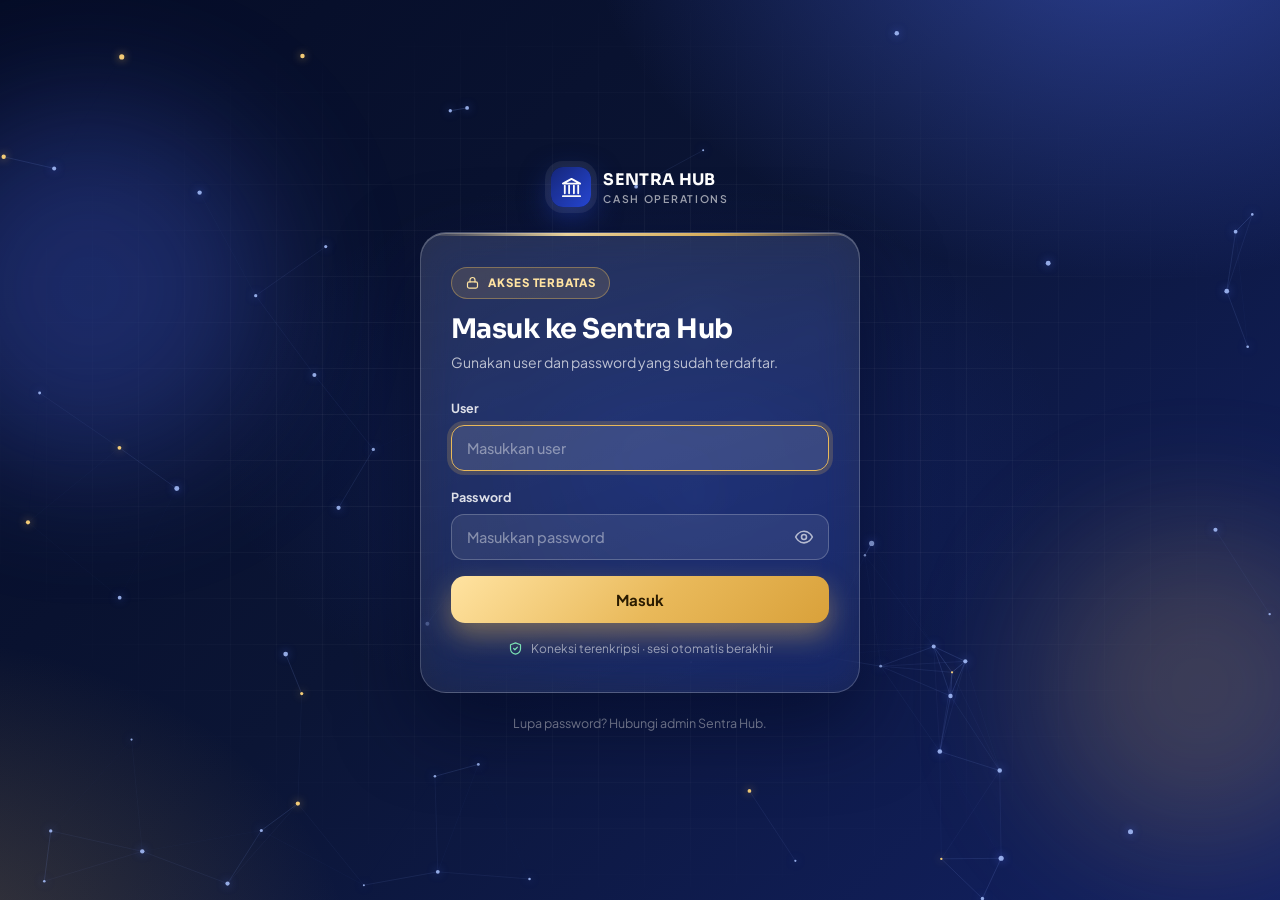
<file: edit.html>
<!DOCTYPE html>
<html lang="id">
<head>
<meta charset="utf-8">
<meta name="viewport" content="width=device-width,initial-scale=1">
<title>Sentra Hub – Edit Data</title>
<link rel="icon" href="data:image/svg+xml,%3Csvg xmlns='http://www.w3.org/2000/svg' viewBox='0 0 64 64'%3E%3Cdefs%3E%3ClinearGradient id='g' x1='0' y1='0' x2='1' y2='1'%3E%3Cstop offset='0' stop-color='%2316277a'/%3E%3Cstop offset='1' stop-color='%232748d8'/%3E%3C/linearGradient%3E%3C/defs%3E%3Crect width='64' height='64' rx='16' fill='url(%23g)'/%3E%3Ctext x='32' y='43' font-size='34' font-weight='800' text-anchor='middle' fill='%23ffe3a1' font-family='Arial'%3ES%3C/text%3E%3C/svg%3E">
<link rel="preconnect" href="https://fonts.googleapis.com">
<link rel="preconnect" href="https://fonts.gstatic.com" crossorigin>
<link href="https://fonts.googleapis.com/css2?family=Plus+Jakarta+Sans:wght@400;500;600;700;800&family=Sora:wght@600;700&display=swap" rel="stylesheet">
<link rel="stylesheet" href="styles.css">
<style id="auth-hide">html{visibility:hidden}</style>
</head>
<body>

<nav class="nav">
  <div class="container nav-in">
    <a class="brand" href="index.html#top">
      <div class="brand-mark"><svg class="ic"><use href="#i-bank"/></svg></div>
      <div class="t"><span class="t">SENTRA HUB</span><small>Cash Operations</small></div>
    </a>
    <div class="nav-links">
      <a href="index.html#peta"><svg class="ic"><use href="#i-map"/></svg><span class="lbl">Peta Sentra</span></a>
      <a href="index.html#dashboard"><svg class="ic"><use href="#i-chart"/></svg><span class="lbl">Dashboard</span></a>
      <a href="pjpur.html"><svg class="ic"><use href="#i-file"/></svg><span class="lbl">PJPUR</span></a>
      <div class="nav-dd active">
        <button type="button" class="nav-dd-btn" aria-haspopup="true" aria-expanded="false"><svg class="ic"><use href="#i-edit"/></svg><span class="lbl">Edit</span><svg class="ic caret"><use href="#i-chev"/></svg></button>
        <div class="nav-dd-menu" role="menu">
          <a href="edit.html#kelolaan" role="menuitem" data-edit="kelolaan"><svg class="ic"><use href="#i-bank"/></svg><span class="lbl">Edit Kelolaan</span></a>
          <a href="edit.html#personil" role="menuitem" data-edit="personil"><svg class="ic"><use href="#i-users"/></svg><span class="lbl">Edit Personil</span></a>
          <a href="edit.html#infrastruktur" role="menuitem" data-edit="infrastruktur"><svg class="ic"><use href="#i-truck"/></svg><span class="lbl">Edit Infrastruktur</span></a>
        </div>
      </div>
      <a href="form.html" class="cta"><svg class="ic"><use href="#i-plus"/></svg><span class="lbl">Input Data</span></a>
      <a href="#" id="btnLogout" title="Keluar"><svg class="ic"><use href="#i-logout"/></svg><span class="lbl">Keluar</span></a>
    </div>
  </div>
</nav>

<main class="container">
  <div class="edit-head">
    <div>
      <span class="eyebrow"><svg class="ic"><use href="#i-edit"/></svg> Edit Data</span>
      <h2 class="title" id="pageTitle">Edit Kelolaan</h2>
      <p class="lead-dark" id="pageDesc">Ubah, tambah, atau hapus jumlah kelolaan per bank untuk setiap sentra. Perubahan langsung tersimpan ke Google Sheets.</p>
    </div>
    <div style="display:flex;gap:10px;align-items:center;flex-wrap:wrap">
      <span class="chip" id="status"><span class="dot demo"></span> Memuat…</span>
      <button class="btn btn-sm" id="refresh" type="button"><svg class="ic"><use href="#i-refresh"/></svg> Muat ulang</button>
    </div>
  </div>

  <div class="edit-tabs" id="tabs">
    <a href="#kelolaan" data-tab="kelolaan"><svg class="ic"><use href="#i-bank"/></svg> Kelolaan</a>
    <a href="#personil" data-tab="personil"><svg class="ic"><use href="#i-users"/></svg> Personil</a>
    <a href="#infrastruktur" data-tab="infrastruktur"><svg class="ic"><use href="#i-truck"/></svg> Infrastruktur</a>
  </div>

  <!-- ===== TAB KELOLAAN ===== -->
  <section id="tab-kelolaan">
    <div class="toolbar">
      <div class="search"><svg class="ic"><use href="#i-search"/></svg><input id="q" type="search" placeholder="Cari sentra, kota, atau bank…" autocomplete="off"></div>
      <span class="chip" id="count"></span>
    </div>
    <div class="card tbl-card">
      <div class="tbl-wrap">
        <table class="dt">
          <thead><tr>
            <th>ID</th><th>Nama Sentra</th><th>Divisi</th><th>Region</th>
            <th class="num">Jumlah Bank</th><th class="num">Total Kelolaan</th><th>Bank</th><th class="td-act">Aksi</th>
          </tr></thead>
          <tbody id="tbody"><tr><td colspan="8" class="empty-row">Memuat data…</td></tr></tbody>
        </table>
      </div>
    </div>
    <p class="note">Kelolaan tersimpan per bank (kolom bank pada sheet <b>Kelolaan</b>). Klik <b>Edit</b> untuk mengubah angka tiap bank, menambah bank baru, atau menghapus bank tertentu. Tombol <b>Hapus</b> mengosongkan seluruh kelolaan sentra tersebut (data sentra, personil, dan infrastruktur tidak ikut terhapus).</p>
  </section>

  <!-- ===== TAB PERSONIL ===== -->
  <section id="tab-personil" hidden>
    <div class="toolbar">
      <div class="search"><svg class="ic"><use href="#i-search"/></svg><input id="qp" type="search" placeholder="Cari sentra, kota, atau divisi…" autocomplete="off"></div>
      <span class="chip" id="pcount"></span>
    </div>
    <div class="card tbl-card">
      <div class="tbl-wrap">
        <table class="dt">
          <thead><tr>
            <th>ID</th><th>Nama Sentra</th><th>Divisi</th><th>Region</th>
            <th class="num">Kasir</th><th class="num">Cust. Restock</th><th class="num">Cust. FLM</th><th class="num">Cust. Driver</th>
            <th class="num">Admin</th><th class="num">Manager</th><th class="num">Asmen</th><th class="num">Total</th><th class="td-act">Aksi</th>
          </tr></thead>
          <tbody id="ptbody"><tr><td colspan="13" class="empty-row">Memuat data…</td></tr></tbody>
        </table>
      </div>
    </div>
    <p class="note">Personil tersimpan per sentra (sheet <b>Personil</b>). Klik <b>Edit</b> untuk mengubah jumlah pegawai tiap posisi. Tombol <b>Hapus</b> menghapus seluruh data personil sentra tersebut (data sentra, kelolaan, dan infrastruktur tidak ikut terhapus).</p>
  </section>

  <!-- ===== TAB INFRASTRUKTUR ===== -->
  <section id="tab-infrastruktur" hidden>
    <div class="toolbar">
      <div class="search"><svg class="ic"><use href="#i-search"/></svg><input id="qi" type="search" placeholder="Cari sentra, kota, atau divisi…" autocomplete="off"></div>
      <span class="chip" id="icount"></span>
    </div>
    <div class="card tbl-card">
      <div class="tbl-wrap">
        <table class="dt">
          <thead><tr>
            <th>ID</th><th>Nama Sentra</th><th>Divisi</th><th>Region</th>
            <th class="num">Mesin Hitung</th><th class="num">Mesin Sortir</th><th class="num">Mobil CR FLM</th><th class="td-act">Aksi</th>
          </tr></thead>
          <tbody id="itbody"><tr><td colspan="8" class="empty-row">Memuat data…</td></tr></tbody>
        </table>
      </div>
    </div>
    <p class="note">Infrastruktur tersimpan per sentra (sheet <b>Infrastruktur</b>). Klik <b>Edit</b> untuk mengubah jumlah mesin hitung, mesin sortir, dan mobil CR FLM. Tombol <b>Hapus</b> menghapus seluruh data infrastruktur sentra tersebut (data sentra, kelolaan, dan personil tidak ikut terhapus).</p>
  </section>
</main>

<!-- ===== MODAL EDIT / TAMBAH KELOLAAN ===== -->
<div class="modal-bg" id="modal" aria-hidden="true">
  <div class="modal" role="dialog" aria-modal="true" aria-labelledby="mTitle">
    <div class="modal-h">
      <div><small id="mSmall">Edit Kelolaan</small><h3 id="mTitle">–</h3></div>
      <button type="button" class="icon-btn" id="mClose" aria-label="Tutup" style="margin-top:0"><svg class="ic"><use href="#i-x"/></svg></button>
    </div>
    <div class="modal-b">
      <div id="mRows"></div>
      <button type="button" class="btn btn-blue btn-sm" id="mAdd"><svg class="ic"><use href="#i-plus"/></svg> Tambah Bank</button>
      <datalist id="dlBank"></datalist>
    </div>
    <div class="modal-f">
      <div class="sum" style="font-size:12px;color:var(--muted);font-weight:600"><b id="mTotal" style="display:block;font-family:'Sora';font-size:17px;color:var(--navy)">0</b>Total kelolaan · <span id="mBankN">0</span> bank</div>
      <div style="display:flex;gap:10px">
        <button type="button" class="btn" id="mCancel">Batal</button>
        <button type="button" class="btn btn-gold" id="mSave"><svg class="ic"><use href="#i-check"/></svg> Simpan</button>
      </div>
    </div>
  </div>
</div>

<!-- ===== MODAL EDIT / TAMBAH PERSONIL ===== -->
<div class="modal-bg" id="pmodal" aria-hidden="true">
  <div class="modal" role="dialog" aria-modal="true" aria-labelledby="pTitle">
    <div class="modal-h">
      <div><small id="pSmall">Edit Personil</small><h3 id="pTitle">–</h3></div>
      <button type="button" class="icon-btn" id="pClose" aria-label="Tutup" style="margin-top:0"><svg class="ic"><use href="#i-x"/></svg></button>
    </div>
    <div class="modal-b">
      <div class="grid g2" id="pFields"></div>
    </div>
    <div class="modal-f">
      <div class="sum" style="font-size:12px;color:var(--muted);font-weight:600"><b id="pTotal" style="display:block;font-family:'Sora';font-size:17px;color:var(--navy)">0</b>Total pegawai (poin 1 – 7)</div>
      <div style="display:flex;gap:10px">
        <button type="button" class="btn" id="pCancel">Batal</button>
        <button type="button" class="btn btn-gold" id="pSave"><svg class="ic"><use href="#i-check"/></svg> Simpan</button>
      </div>
    </div>
  </div>
</div>

<!-- ===== MODAL EDIT / TAMBAH INFRASTRUKTUR ===== -->
<div class="modal-bg" id="imodal" aria-hidden="true">
  <div class="modal" role="dialog" aria-modal="true" aria-labelledby="iTitle">
    <div class="modal-h">
      <div><small id="iSmall">Edit Infrastruktur</small><h3 id="iTitle">–</h3></div>
      <button type="button" class="icon-btn" id="iClose" aria-label="Tutup" style="margin-top:0"><svg class="ic"><use href="#i-x"/></svg></button>
    </div>
    <div class="modal-b">
      <div class="grid g2" id="iFields"></div>
    </div>
    <div class="modal-f">
      <div class="sum" style="font-size:12px;color:var(--muted);font-weight:600"><b id="iTotal" style="display:block;font-family:'Sora';font-size:17px;color:var(--navy)">0</b>Total unit (mesin + mobil)</div>
      <div style="display:flex;gap:10px">
        <button type="button" class="btn" id="iCancel">Batal</button>
        <button type="button" class="btn btn-gold" id="iSave"><svg class="ic"><use href="#i-check"/></svg> Simpan</button>
      </div>
    </div>
  </div>
</div>

<footer>
  <div class="container">
    <div class="foot-top">
      <div>
        <div class="brand"><div class="brand-mark"><svg class="ic"><use href="#i-bank"/></svg></div><div><span>SENTRA HUB</span><small>Cash Operations</small></div></div>
        <p>Dashboard terpadu untuk memantau kelolaan, personil, dan infrastruktur seluruh sentra.</p>
      </div>
      <div class="foot-links">
        <a href="index.html#peta"><svg class="ic"><use href="#i-map"/></svg> Peta Sentra</a>
        <a href="index.html#dashboard"><svg class="ic"><use href="#i-chart"/></svg> Dashboard</a>
        <a href="form.html"><svg class="ic"><use href="#i-plus"/></svg> Input Data</a>
      </div>
    </div>
    <div class="foot-bot"><span>© <span id="yr"></span> Sentra Hub</span><span>Data bersumber dari Google Sheets via Apps Script</span></div>
  </div>
</footer>

<script src="api.js"></script>
<script>
(function () {
  "use strict";
  const A = window.SentraAPI, { esc, fmtNum, icon } = A;
  const $ = (s) => document.querySelector(s);
  $("#yr").textContent = new Date().getFullYear();

  const sid = (v) => String(v == null ? "" : v).trim().toUpperCase();
  const parseNum = (v) => Number(String(v).replace(/\D/g, "")) || 0;
  const normKey = (k) => String(k).trim().toLowerCase().replace(/[^a-z0-9]+/g, "_").replace(/^_|_$/g, "");
  const normRows = (arr) => (arr || []).map((r) => { const o = {}; Object.keys(r).forEach((k) => (o[normKey(k)] = r[k])); if (o.id_sentra === undefined && o.id !== undefined) o.id_sentra = o.id; return o; });

  let rows = [];          // satu baris per sentra: { id, nama, divisi, region, kota, items:[{bank,jml}], total }
  let bankNames = [];     // untuk autocomplete
  let editing = null;     // sentra yang sedang diedit di modal
  let pRows = [];         // satu baris per sentra: { id, nama, divisi, region, kota, has, v:{driver,...}, total }
  let pEditing = null;    // sentra yang sedang diedit di modal personil
  const PERS = [["driver", "Jumlah Pegawai Kasir"], ["custody_restock", "Jumlah Pegawai Custody Restock"], ["custody_flm", "Jumlah Pegawai Custody-FLM"],
                ["custody_driver", "Jumlah Pegawai Custody-Driver"], ["admin", "Jumlah Pegawai Admin"], ["manager", "Jumlah Manager"], ["asmen", "Jumlah Asmen"]];
  const nInt = (v) => Math.max(0, Math.floor(parseNum(v)));
  let iRows = [];         // satu baris per sentra: { id, nama, divisi, region, kota, has, v:{mesin_hitung,...} }
  let iEditing = null;    // sentra yang sedang diedit di modal infrastruktur
  const INFRA = [["mesin_hitung", "Jumlah Mesin Hitung"], ["mesin_sortir", "Jumlah Mesin Sortir"], ["mobil_cr_flm", "Jumlah Mobil CR FLM"]];

  /* ---------- tab / hash ---------- */
  const TABS = { kelolaan: ["Edit Kelolaan", "Ubah, tambah, atau hapus jumlah kelolaan per bank untuk setiap sentra. Perubahan langsung tersimpan ke Google Sheets."],
                 personil: ["Edit Personil", "Ubah jumlah pegawai per posisi untuk setiap sentra."],
                 infrastruktur: ["Edit Infrastruktur", "Ubah jumlah mesin hitung, mesin sortir, dan mobil CR FLM tiap sentra."] };
  function route() {
    const t = TABS[location.hash.slice(1)] ? location.hash.slice(1) : "kelolaan";
    $("#pageTitle").textContent = TABS[t][0]; $("#pageDesc").textContent = TABS[t][1];
    document.querySelectorAll("[data-tab]").forEach((a) => a.classList.toggle("active", a.dataset.tab === t));
    document.querySelectorAll("[data-edit]").forEach((a) => a.classList.toggle("active", a.dataset.edit === t));
    $("#tab-kelolaan").hidden = t !== "kelolaan";
    $("#tab-personil").hidden = t !== "personil";
    $("#tab-infrastruktur").hidden = t !== "infrastruktur";
    document.title = "Sentra Hub – " + TABS[t][0];
  }
  window.addEventListener("hashchange", route); route();

  /* ---------- muat & susun data ---------- */
  function build(raw) {
    const sentra = normRows(raw.sentra), kel = normRows(raw.kelolaan);
    const byId = {};
    kel.forEach((r) => { const k = sid(r.id_sentra); (byId[k] = byId[k] || []).push(r); });
    const names = new Map();
    rows = sentra.filter((s) => s.id || s.nama_sentra).map((s) => {
      const merged = new Map();
      (byId[sid(s.id)] || []).forEach((r) => {
        const bank = String(r.nama_bank || "").trim(); if (!bank) return;
        const k = bank.toLowerCase(), v = Number(r.jumlah_kelolaan) || 0;
        names.set(k, names.get(k) || bank);
        merged.set(k, { bank: (merged.get(k) || { bank }).bank, jml: ((merged.get(k) || {}).jml || 0) + v });
      });
      const items = [...merged.values()].filter((x) => x.jml > 0);
      return { id: s.id, nama: s.nama_sentra, divisi: s.divisi, region: parseInt(String(s.region == null ? "" : s.region).replace(/\D/g, ""), 10) || "", kota: s.kota || "",
               items, total: items.reduce((a, x) => a + x.jml, 0) };
    });
    (raw.banks || []).forEach((b) => { const k = String(b).trim().toLowerCase(); if (k && !names.has(k)) names.set(k, String(b).trim()); });
    // personil: 1 baris per sentra (sheet memakai kolom "driver"; data lama memakai "kasir")
    const per = normRows(raw.personil), pById = {}, pByName = {};
    per.forEach((r) => { pById[sid(r.id_sentra)] = pById[sid(r.id_sentra)] || r; const nk = String(r.nama_sentra || "").trim().toLowerCase(); if (nk) pByName[nk] = pByName[nk] || r; });
    pRows = sentra.filter((s) => s.id || s.nama_sentra).map((s) => {
      const rec = pById[sid(s.id)] || pByName[String(s.nama_sentra || "").trim().toLowerCase()] || null;
      const v = {};
      PERS.forEach(([k]) => { const raw0 = rec ? ((k === "driver" && (rec.driver === undefined || rec.driver === "")) ? rec.kasir : rec[k]) : 0; v[k] = nInt(raw0); });
      return { id: s.id, nama: s.nama_sentra, divisi: s.divisi, region: parseInt(String(s.region == null ? "" : s.region).replace(/\D/g, ""), 10) || "", kota: s.kota || "",
               has: !!rec, v, total: PERS.reduce((a, [k]) => a + v[k], 0) };
    });
    const inf = normRows(raw.infrastruktur), iById = {}, iByName = {};
    inf.forEach((r) => { iById[sid(r.id_sentra)] = iById[sid(r.id_sentra)] || r; const nk = String(r.nama_sentra || "").trim().toLowerCase(); if (nk) iByName[nk] = iByName[nk] || r; });
    iRows = sentra.filter((s) => s.id || s.nama_sentra).map((s) => {
      const rec = iById[sid(s.id)] || iByName[String(s.nama_sentra || "").trim().toLowerCase()] || null;
      const v = {}; INFRA.forEach(([k]) => (v[k] = rec ? nInt(rec[k]) : 0));
      return { id: s.id, nama: s.nama_sentra, divisi: s.divisi, region: parseInt(String(s.region == null ? "" : s.region).replace(/\D/g, ""), 10) || "", kota: s.kota || "", has: !!rec, v };
    });
    bankNames = [...names.values()].sort((a, b) => a.localeCompare(b));
    $("#dlBank").innerHTML = bankNames.map((b) => `<option value="${esc(b)}">`).join("");
  }

  function render() {
    const q = $("#q").value.trim().toLowerCase();
    const list = rows.filter((r) => !q || [r.id, r.nama, r.kota, r.divisi, ...r.items.map((x) => x.bank)].join(" ").toLowerCase().includes(q));
    $("#count").textContent = list.length + " dari " + rows.length + " sentra";
    $("#tbody").innerHTML = list.length ? list.map((r) => {
      const has = r.items.length > 0;
      const chips = r.items.slice(0, 4).map((x) => `<span class="chip">${esc(x.bank)}</span>`).join("") + (r.items.length > 4 ? `<span class="chip blue">+${r.items.length - 4}</span>` : "");
      return `<tr>
        <td>${esc(r.id)}</td>
        <td><b>${esc(r.nama)}</b><div class="hint">${esc(r.kota)}</div></td>
        <td>${esc(r.divisi)}</td><td>${r.region ? "Region " + r.region : "–"}</td>
        <td class="num">${fmtNum(r.items.length)}</td><td class="num"><b>${fmtNum(r.total)}</b></td>
        <td><div class="mini-chips">${has ? chips : '<span class="hint">belum ada data</span>'}</div></td>
        <td class="td-act">
          <button type="button" class="btn-edit" data-act="edit" data-id="${esc(r.id)}">${icon(has ? "edit" : "plus")} ${has ? "Edit" : "Tambah"}</button>
          <button type="button" class="btn-del" data-act="del" data-id="${esc(r.id)}" ${has ? "" : "disabled"}>${icon("trash")} Hapus</button>
        </td></tr>`;
    }).join("") : `<tr><td colspan="8" class="empty-row">Tidak ada sentra yang cocok.</td></tr>`;
  }

  function renderP() {
    const q = $("#qp").value.trim().toLowerCase();
    const list = pRows.filter((r) => !q || [r.id, r.nama, r.kota, r.divisi].join(" ").toLowerCase().includes(q));
    $("#pcount").textContent = list.length + " dari " + pRows.length + " sentra";
    $("#ptbody").innerHTML = list.length ? list.map((r) => `<tr>
        <td>${esc(r.id)}</td>
        <td><b>${esc(r.nama)}</b><div class="hint">${esc(r.kota)}</div></td>
        <td>${esc(r.divisi)}</td><td>${r.region ? "Region " + r.region : "–"}</td>
        ${r.has ? PERS.map(([k]) => `<td class="num">${fmtNum(r.v[k])}</td>`).join("") : `<td colspan="7" class="hint" style="text-align:center">belum ada data</td>`}
        <td class="num"><b>${fmtNum(r.total)}</b></td>
        <td class="td-act">
          <button type="button" class="btn-edit" data-pact="edit" data-id="${esc(r.id)}">${icon(r.has ? "edit" : "plus")} ${r.has ? "Edit" : "Tambah"}</button>
          <button type="button" class="btn-del" data-pact="del" data-id="${esc(r.id)}" ${r.has ? "" : "disabled"}>${icon("trash")} Hapus</button>
        </td></tr>`).join("") : `<tr><td colspan="13" class="empty-row">Tidak ada sentra yang cocok.</td></tr>`;
  }

  function renderI() {
    const q = $("#qi").value.trim().toLowerCase();
    const list = iRows.filter((r) => !q || [r.id, r.nama, r.kota, r.divisi].join(" ").toLowerCase().includes(q));
    $("#icount").textContent = list.length + " dari " + iRows.length + " sentra";
    $("#itbody").innerHTML = list.length ? list.map((r) => `<tr>
        <td>${esc(r.id)}</td>
        <td><b>${esc(r.nama)}</b><div class="hint">${esc(r.kota)}</div></td>
        <td>${esc(r.divisi)}</td><td>${r.region ? "Region " + r.region : "–"}</td>
        ${r.has ? INFRA.map(([k]) => `<td class="num">${fmtNum(r.v[k])}</td>`).join("") : `<td colspan="3" class="hint" style="text-align:center">belum ada data</td>`}
        <td class="td-act">
          <button type="button" class="btn-edit" data-iact="edit" data-id="${esc(r.id)}">${icon(r.has ? "edit" : "plus")} ${r.has ? "Edit" : "Tambah"}</button>
          <button type="button" class="btn-del" data-iact="del" data-id="${esc(r.id)}" ${r.has ? "" : "disabled"}>${icon("trash")} Hapus</button>
        </td></tr>`).join("") : `<tr><td colspan="8" class="empty-row">Tidak ada sentra yang cocok.</td></tr>`;
  }

  function setStatus(demo, failed) {
    const hh = new Date().toLocaleTimeString("id-ID", { hour: "2-digit", minute: "2-digit" });
    $("#status").innerHTML = demo
      ? `<span class="dot demo"></span> ${failed ? "Gagal terhubung" : "Mode demo (GAS_URL kosong)"}`
      : `<span class="dot"></span> Live · Google Sheets · ${hh}`;
  }
  async function load() {
    const btn = $("#refresh"); btn.disabled = true;
    try { const { raw, demo } = await A.loadData(); build(raw); setStatus(demo); }
    catch (e) { A.toast("Gagal memuat Google Sheets: " + e.message, "error"); setStatus(true, true); $("#tbody").innerHTML = `<tr><td colspan="8" class="empty-row">Data tidak dapat dimuat. Coba klik “Muat ulang”.</td></tr>`; $("#ptbody").innerHTML = `<tr><td colspan="13" class="empty-row">Data tidak dapat dimuat. Coba klik “Muat ulang”.</td></tr>`; $("#itbody").innerHTML = `<tr><td colspan="8" class="empty-row">Data tidak dapat dimuat. Coba klik “Muat ulang”.</td></tr>`; }
    render(); renderP(); renderI(); btn.disabled = false;
  }
  $("#refresh").addEventListener("click", load);
  $("#q").addEventListener("input", render);
  $("#qp").addEventListener("input", renderP);
  $("#qi").addEventListener("input", renderI);

  /* ---------- modal ---------- */
  function mRow(d) {
    d = d || {};
    const el = document.createElement("div");
    el.className = "mrow";
    el.innerHTML = `
      <div class="field"><label>Nama Bank</label><input class="m-bank" list="dlBank" placeholder="mis. BCA" maxlength="60" value="${esc(d.bank || "")}"></div>
      <div class="field"><label>Jumlah Kelolaan</label><input class="m-jml" inputmode="numeric" placeholder="0" value="${d.jml ? fmtNum(d.jml) : ""}"></div>
      <button type="button" class="icon-btn m-del" title="Hapus bank ini" aria-label="Hapus bank ini">${icon("x")}</button>`;
    $("#mRows").appendChild(el);
    return el;
  }
  function mRead() {
    return [...document.querySelectorAll("#mRows .mrow")].map((r) => ({ el: r, bank: r.querySelector(".m-bank").value.trim().replace(/\s+/g, " "), jml: parseNum(r.querySelector(".m-jml").value) }));
  }
  function mRecalc() {
    const rs = mRead().filter((r) => r.bank || r.jml);
    $("#mTotal").textContent = fmtNum(rs.reduce((a, r) => a + r.jml, 0));
    $("#mBankN").textContent = new Set(rs.filter((r) => r.bank).map((r) => r.bank.toLowerCase())).size;
  }
  function openModal(r) {
    editing = r;
    $("#mSmall").textContent = r.items.length ? "Edit Kelolaan" : "Tambah Kelolaan";
    $("#mTitle").textContent = r.nama + " (" + r.id + ")";
    $("#mRows").innerHTML = "";
    (r.items.length ? r.items : [{}]).forEach(mRow);
    mRecalc();
    $("#modal").classList.add("open"); $("#modal").setAttribute("aria-hidden", "false");
    const f = $("#mRows .m-jml"); if (f && r.items.length) f.focus(); else $("#mRows .m-bank").focus();
  }
  function closeModal() { editing = null; $("#modal").classList.remove("open"); $("#modal").setAttribute("aria-hidden", "true"); }

  $("#mAdd").addEventListener("click", () => { mRow().querySelector(".m-bank").focus(); mRecalc(); });
  $("#mRows").addEventListener("click", (e) => {
    if (!e.target.closest(".m-del")) return;
    const row = e.target.closest(".mrow");
    if ($("#mRows").children.length === 1) row.querySelectorAll("input").forEach((i) => (i.value = "")); else row.remove();
    mRecalc();
  });
  $("#mRows").addEventListener("input", (e) => {
    if (e.target.classList.contains("m-jml")) { const n = parseNum(e.target.value); e.target.value = n ? fmtNum(n) : ""; }
    mRecalc();
  });
  $("#mClose").addEventListener("click", closeModal);
  $("#mCancel").addEventListener("click", closeModal);
  $("#modal").addEventListener("mousedown", (e) => { if (e.target === $("#modal")) closeModal(); });
  document.addEventListener("keydown", (e) => { if (e.key === "Escape") { if (editing) closeModal(); if (pEditing) closePModal(); if (iEditing) closeIModal(); } });

  const saveHtml = `${icon("check")} Simpan`;
  $("#mSave").addEventListener("click", async () => {
    if (!editing) return;
    const rs = mRead().filter((r) => r.bank || r.jml);
    document.querySelectorAll("#mRows .mrow").forEach((r) => (r.style.outline = ""));
    const bad = rs.find((r) => !r.bank || r.jml <= 0);
    if (bad) { bad.el.style.outline = "2px solid var(--danger)"; A.toast("Setiap baris wajib berisi nama bank dan jumlah kelolaan > 0.", "error"); return; }
    if (!rs.length) { A.toast("Isi minimal satu bank. Untuk mengosongkan semua, gunakan tombol Hapus pada tabel.", "error"); return; }
    const seen = new Set(), dup = rs.find((r) => { const k = r.bank.toLowerCase(); if (seen.has(k)) return true; seen.add(k); return false; });
    if (dup) { dup.el.style.outline = "2px solid var(--danger)"; A.toast("Bank \"" + dup.bank + "\" diisi dua kali. Gabungkan jadi satu baris.", "error"); return; }

    const btn = $("#mSave"); btn.disabled = true; btn.textContent = "Menyimpan…";
    try {
      const res = await A.saveKelolaan(editing.id, rs.map((r) => ({ nama_bank: r.bank, jumlah_kelolaan: r.jml })));
      A.toast(res.demo ? "Tersimpan (mode demo, di browser ini)." : "Kelolaan " + editing.nama + " berhasil disimpan ✓", "ok");
      closeModal(); await load();
    } catch (err) { A.toast("Gagal menyimpan: " + err.message, "error"); }
    finally { btn.disabled = false; btn.innerHTML = saveHtml; }
  });

  /* ---------- aksi tabel ---------- */
  $("#tbody").addEventListener("click", async (e) => {
    const b = e.target.closest("button[data-act]"); if (!b) return;
    const r = rows.find((x) => sid(x.id) === sid(b.dataset.id)); if (!r) return;
    if (b.dataset.act === "edit") return openModal(r);
    if (!confirm("Hapus seluruh data kelolaan " + r.nama + " (" + r.items.length + " bank)?\nData sentra, personil, dan infrastruktur tidak ikut terhapus.")) return;
    b.disabled = true;
    try {
      const res = await A.deleteKelolaan(r.id);
      A.toast(res.demo ? "Terhapus (mode demo)." : "Kelolaan " + r.nama + " dihapus ✓", "ok");
      await load();
    } catch (err) { A.toast("Gagal menghapus: " + err.message, "error"); b.disabled = false; }
  });

  /* ---------- modal personil ---------- */
  $("#pFields").innerHTML = PERS.map(([k, l], i) =>
    `<div class="field"><label for="pm_${k}">${i + 1}) ${l}</label><input id="pm_${k}" data-pm="${k}" inputmode="numeric" placeholder="0"></div>`).join("");
  function pRecalc() { $("#pTotal").textContent = fmtNum(PERS.reduce((a, [k]) => a + nInt($("#pm_" + k).value), 0)); }
  function openPModal(r) {
    pEditing = r;
    $("#pSmall").textContent = r.has ? "Edit Personil" : "Tambah Personil";
    $("#pTitle").textContent = r.nama + " (" + r.id + ")";
    PERS.forEach(([k]) => { const i = $("#pm_" + k); i.value = r.v[k] ? fmtNum(r.v[k]) : ""; i.closest(".field").classList.remove("err"); i.style.outline = ""; });
    pRecalc();
    $("#pmodal").classList.add("open"); $("#pmodal").setAttribute("aria-hidden", "false");
    $("#pm_" + PERS[0][0]).focus();
  }
  function closePModal() { pEditing = null; $("#pmodal").classList.remove("open"); $("#pmodal").setAttribute("aria-hidden", "true"); }
  $("#pFields").addEventListener("input", (e) => {
    if (!e.target.matches("[data-pm]")) return;
    const n = parseNum(e.target.value); e.target.value = n ? fmtNum(n) : ""; e.target.style.outline = ""; pRecalc();
  });
  $("#pClose").addEventListener("click", closePModal);
  $("#pCancel").addEventListener("click", closePModal);
  $("#pmodal").addEventListener("mousedown", (e) => { if (e.target === $("#pmodal")) closePModal(); });

  const pSaveHtml = `${icon("check")} Simpan`;
  $("#pSave").addEventListener("click", async () => {
    if (!pEditing) return;
    const vals = {}; PERS.forEach(([k]) => (vals[k] = nInt($("#pm_" + k).value)));
    if (!PERS.some(([k]) => vals[k] > 0)) { A.toast("Isi minimal satu posisi dengan jumlah > 0. Untuk mengosongkan semua, gunakan tombol Hapus pada tabel.", "error"); return; }
    const btn = $("#pSave"); btn.disabled = true; btn.textContent = "Menyimpan…";
    try {
      const res = await A.savePersonil(pEditing.id, vals);
      A.toast(res.demo ? "Tersimpan (mode demo, di browser ini)." : "Personil " + pEditing.nama + " berhasil disimpan ✓", "ok");
      closePModal(); await load();
    } catch (err) { A.toast("Gagal menyimpan: " + err.message, "error"); }
    finally { btn.disabled = false; btn.innerHTML = pSaveHtml; }
  });

  $("#ptbody").addEventListener("click", async (e) => {
    const b = e.target.closest("button[data-pact]"); if (!b) return;
    const r = pRows.find((x) => sid(x.id) === sid(b.dataset.id)); if (!r) return;
    if (b.dataset.pact === "edit") return openPModal(r);
    if (!confirm("Hapus seluruh data personil " + r.nama + " (" + fmtNum(r.total) + " pegawai)?\nData sentra, kelolaan, dan infrastruktur tidak ikut terhapus.")) return;
    b.disabled = true;
    try {
      const res = await A.deletePersonil(r.id);
      A.toast(res.demo ? "Terhapus (mode demo)." : "Personil " + r.nama + " dihapus ✓", "ok");
      await load();
    } catch (err) { A.toast("Gagal menghapus: " + err.message, "error"); b.disabled = false; }
  });

  /* ---------- modal infrastruktur ---------- */
  $("#iFields").innerHTML = INFRA.map(([k, l], i) =>
    `<div class="field"><label for="im_${k}">${i + 1}) ${l}</label><input id="im_${k}" data-im="${k}" inputmode="numeric" placeholder="0"></div>`).join("");
  function iRecalc() { $("#iTotal").textContent = fmtNum(INFRA.reduce((a, [k]) => a + nInt($("#im_" + k).value), 0)); }
  function openIModal(r) {
    iEditing = r;
    $("#iSmall").textContent = r.has ? "Edit Infrastruktur" : "Tambah Infrastruktur";
    $("#iTitle").textContent = r.nama + " (" + r.id + ")";
    INFRA.forEach(([k]) => { $("#im_" + k).value = r.v[k] ? fmtNum(r.v[k]) : ""; });
    iRecalc();
    $("#imodal").classList.add("open"); $("#imodal").setAttribute("aria-hidden", "false");
    $("#im_" + INFRA[0][0]).focus();
  }
  function closeIModal() { iEditing = null; $("#imodal").classList.remove("open"); $("#imodal").setAttribute("aria-hidden", "true"); }
  $("#iFields").addEventListener("input", (e) => {
    if (!e.target.matches("[data-im]")) return;
    const n = parseNum(e.target.value); e.target.value = n ? fmtNum(n) : ""; iRecalc();
  });
  $("#iClose").addEventListener("click", closeIModal);
  $("#iCancel").addEventListener("click", closeIModal);
  $("#imodal").addEventListener("mousedown", (e) => { if (e.target === $("#imodal")) closeIModal(); });

  const iSaveHtml = `${icon("check")} Simpan`;
  $("#iSave").addEventListener("click", async () => {
    if (!iEditing) return;
    const vals = {}; INFRA.forEach(([k]) => (vals[k] = nInt($("#im_" + k).value)));
    if (!INFRA.some(([k]) => vals[k] > 0)) { A.toast("Isi minimal satu unit dengan jumlah > 0. Untuk mengosongkan semua, gunakan tombol Hapus pada tabel.", "error"); return; }
    const btn = $("#iSave"); btn.disabled = true; btn.textContent = "Menyimpan…";
    try {
      const res = await A.saveInfrastruktur(iEditing.id, vals);
      A.toast(res.demo ? "Tersimpan (mode demo, di browser ini)." : "Infrastruktur " + iEditing.nama + " berhasil disimpan ✓", "ok");
      closeIModal(); await load();
    } catch (err) { A.toast("Gagal menyimpan: " + err.message, "error"); }
    finally { btn.disabled = false; btn.innerHTML = iSaveHtml; }
  });

  $("#itbody").addEventListener("click", async (e) => {
    const b = e.target.closest("button[data-iact]"); if (!b) return;
    const r = iRows.find((x) => sid(x.id) === sid(b.dataset.id)); if (!r) return;
    if (b.dataset.iact === "edit") return openIModal(r);
    if (!confirm("Hapus seluruh data infrastruktur " + r.nama + "?\nData sentra, kelolaan, dan personil tidak ikut terhapus.")) return;
    b.disabled = true;
    try {
      const res = await A.deleteInfrastruktur(r.id);
      A.toast(res.demo ? "Terhapus (mode demo)." : "Infrastruktur " + r.nama + " dihapus ✓", "ok");
      await load();
    } catch (err) { A.toast("Gagal menghapus: " + err.message, "error"); b.disabled = false; }
  });

  load();
})();
</script>
</body>
</html>
</file>
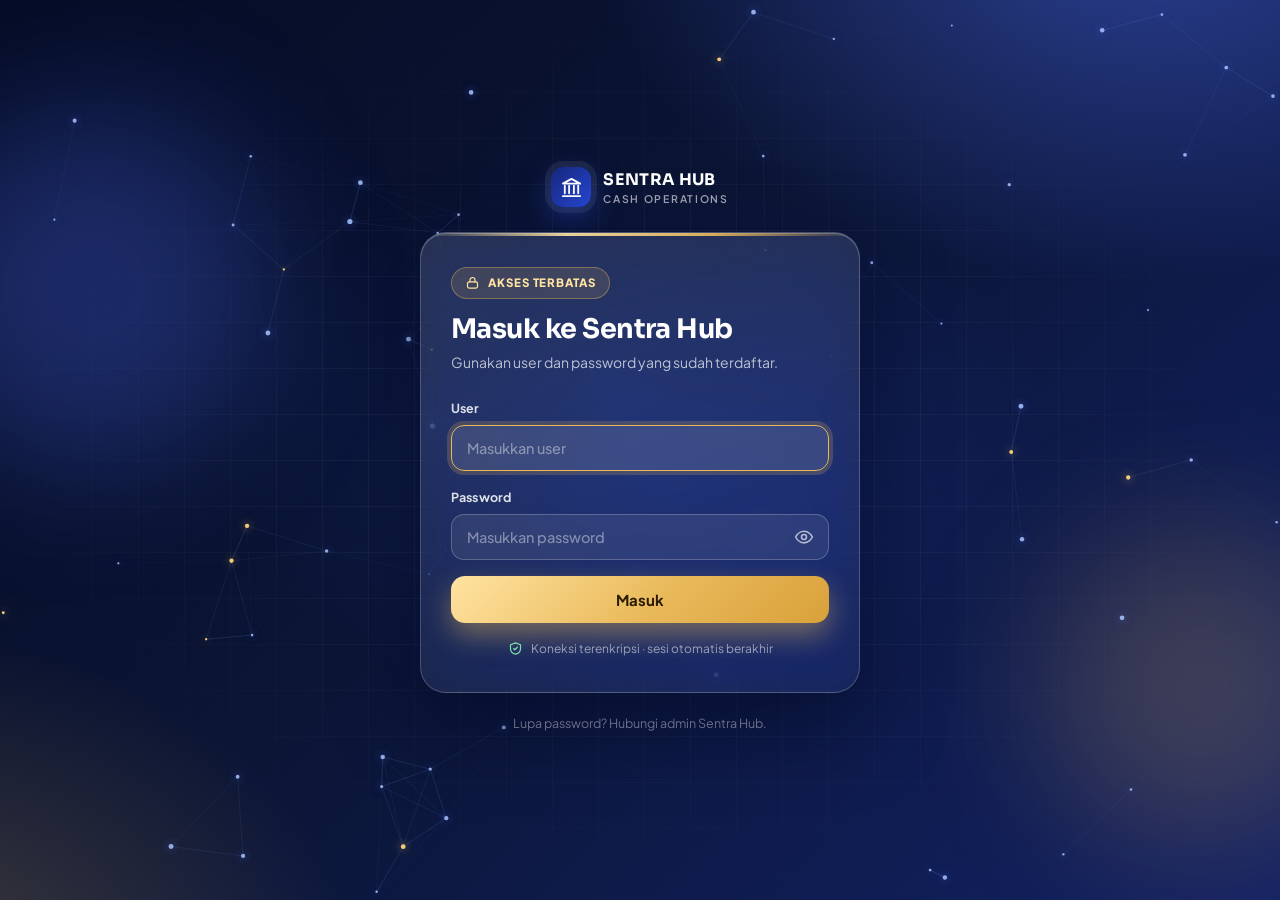
<file: form.html>
<!DOCTYPE html>
<html lang="id">
<head>
<meta charset="utf-8">
<meta name="viewport" content="width=device-width,initial-scale=1">
<title>Sentra Hub – Input Data Sentra</title>
<link rel="icon" href="data:image/svg+xml,%3Csvg xmlns='http://www.w3.org/2000/svg' viewBox='0 0 64 64'%3E%3Cdefs%3E%3ClinearGradient id='g' x1='0' y1='0' x2='1' y2='1'%3E%3Cstop offset='0' stop-color='%2316277a'/%3E%3Cstop offset='1' stop-color='%232748d8'/%3E%3C/linearGradient%3E%3C/defs%3E%3Crect width='64' height='64' rx='16' fill='url(%23g)'/%3E%3Ctext x='32' y='43' font-size='34' font-weight='800' text-anchor='middle' fill='%23ffe3a1' font-family='Arial'%3ES%3C/text%3E%3C/svg%3E">
<link rel="preconnect" href="https://fonts.googleapis.com">
<link rel="preconnect" href="https://fonts.gstatic.com" crossorigin>
<link href="https://fonts.googleapis.com/css2?family=Plus+Jakarta+Sans:wght@400;500;600;700;800&family=Sora:wght@600;700&display=swap" rel="stylesheet">
<link rel="stylesheet" href="styles.css">
<style id="auth-hide">html{visibility:hidden}</style>
</head>
<body>

<nav class="nav">
  <div class="container nav-in">
    <a class="brand" href="index.html#top">
      <div class="brand-mark"><svg class="ic"><use href="#i-bank"/></svg></div>
      <div class="t"><span class="t">SENTRA HUB</span><small>Cash Operations</small></div>
    </a>
    <div class="nav-links">
      <a href="index.html#peta"><svg class="ic"><use href="#i-map"/></svg><span class="lbl">Peta Sentra</span></a>
      <a href="index.html#dashboard"><svg class="ic"><use href="#i-chart"/></svg><span class="lbl">Dashboard</span></a>
      <a href="pjpur.html"><svg class="ic"><use href="#i-file"/></svg><span class="lbl">PJPUR</span></a>
      <a href="form.html" class="cta"><svg class="ic"><use href="#i-plus"/></svg><span class="lbl">Input Data</span></a>
      <a href="#" id="btnLogout" title="Keluar"><svg class="ic"><use href="#i-logout"/></svg><span class="lbl">Keluar</span></a>
    </div>
  </div>
</nav>

<main class="container" style="max-width:980px">
  <div class="form-hero-wrap">
    <section class="hero compact">
      <div class="hero-copy">
        <span class="pill-light"><svg class="ic"><use href="#i-save"/></svg> FORM INPUT DATA</span>
        <h1>Catat data sentra,<br><span class="hl">tampil seketika di peta.</span></h1>
        <p class="lead">Isi empat langkah singkat di bawah. Data langsung tersimpan ke Google Sheets dan otomatis muncul di peta serta dashboard. Mengisi nama sentra yang sudah ada akan memperbarui datanya.</p>
        <div class="steps-row">
          <span class="step-chip"><svg class="ic"><use href="#i-pin"/></svg> Identitas</span>
          <span class="step-chip"><svg class="ic"><use href="#i-bank"/></svg> Kelolaan</span>
          <span class="step-chip"><svg class="ic"><use href="#i-users"/></svg> Personil</span>
          <span class="step-chip"><svg class="ic"><use href="#i-truck"/></svg> Infrastruktur</span>
        </div>
        <p style="margin-top:18px"><span class="chip" id="status" style="background:rgba(255,255,255,.12);color:#fff;border-color:rgba(255,255,255,.25)"><span class="dot demo"></span> …</span></p>
      </div>
      <div class="art-wrap" id="heroArt"></div>
    </section>
  </div>

  <form id="f" novalidate autocomplete="off">

    <!-- SECTION 1 -->
    <section class="card fsec">
      <div class="fsec-head"><span class="ico blue"><svg class="ic"><use href="#i-pin"/></svg></span>
        <div><small>Langkah 1 dari 4</small><h2>Identitas Sentra</h2><p>Nama, lokasi, divisi, dan region</p></div></div>
      <div class="grid g2">
        <div class="field full" id="fNama"><label for="nama">Nama Sentra / COU <i>*</i></label>
          <input id="nama" list="dlSentra" placeholder="mis. COU Jakarta Pusat" maxlength="80"><datalist id="dlSentra"></datalist></div>
        <div class="field" id="fKota"><label for="kota">Kota (titik di peta)</label>
          <select id="kota"><option value="">— Pilih kota —</option></select>
          <div class="hint">Menentukan posisi sentra pada peta di landing page</div></div>
        <div class="field" id="fDivisi"><label for="divisi">Divisi <i>*</i></label>
          <select id="divisi"><option value="">— Pilih divisi —</option><option>Opr 1</option><option>Opr 2</option></select></div>
        <div class="field" id="fRegion"><label for="region">Region <i>*</i></label>
          <select id="region"><option value="">— Pilih region —</option></select></div>
      </div>
    </section>

    <!-- SECTION 2 -->
    <section class="card fsec">
      <div class="fsec-head"><span class="ico gold"><svg class="ic"><use href="#i-bank"/></svg></span>
        <div class="grow"><small>Langkah 2 dari 4</small><h2>User & Kelolaan</h2><p>Tambahkan satu baris untuk setiap bank</p></div>
        <button type="button" class="btn btn-blue btn-sm" id="addRow"><svg class="ic"><use href="#i-plus"/></svg> Tambah</button></div>
      <datalist id="dlBank"><option>BCA</option><option>Mandiri</option><option>BNI</option><option>BRI</option><option>BTN</option><option>BSI</option><option>CIMB Niaga</option><option>Permata</option><option>Danamon</option><option>OCBC</option><option>Maybank</option><option>Panin</option></datalist>
      <div id="rows"></div>
      <div class="total-pill"><span>Total kelolaan sentra ini · <span id="tBankN">0</span> bank</span><b id="tKel">0</b></div>
    </section>

    <!-- SECTION 3 -->
    <section class="card fsec">
      <div class="fsec-head"><span class="ico violet"><svg class="ic"><use href="#i-users"/></svg></span>
        <div><small>Langkah 3 dari 4</small><h2>Personil</h2><p>Jumlah pegawai per posisi</p></div></div>
      <div class="grid g3" id="persGrid"></div>
      <div class="total-pill"><span>Total pegawai (poin 1 – 7)</span><b id="tPeg">0</b></div>
    </section>

    <!-- SECTION 4 -->
    <section class="card fsec">
      <div class="fsec-head"><span class="ico teal"><svg class="ic"><use href="#i-truck"/></svg></span>
        <div><small>Langkah 4 dari 4</small><h2>Infrastruktur</h2><p>Unit mesin dan armada yang dimiliki sentra</p></div></div>
      <div class="grid g3">
        <div class="field"><label for="mh">Jumlah Mesin Hitung</label><input id="mh" type="number" min="0" step="1" inputmode="numeric" placeholder="0"></div>
        <div class="field"><label for="ms">Jumlah Mesin Sortir</label><input id="ms" type="number" min="0" step="1" inputmode="numeric" placeholder="0"></div>
        <div class="field"><label for="mb">Jumlah Mobil CR FLM</label><input id="mb" type="number" min="0" step="1" inputmode="numeric" placeholder="0"></div>
      </div>
    </section>

    <div class="submit-bar">
      <div class="sum">
        <div><b id="sKel">0</b>Total kelolaan</div>
        <div><b id="sPeg">0</b>Total pegawai</div>
      </div>
      <div style="display:flex;gap:10px">
        <button type="reset" class="btn" id="btnReset">Reset</button>
        <button type="submit" class="btn btn-gold" id="btnSave"><svg class="ic"><use href="#i-check"/></svg> Simpan Data</button>
      </div>
    </div>
  </form>
</main>

<footer>
  <div class="container">
    <div class="foot-top">
      <div>
        <div class="brand"><div class="brand-mark"><svg class="ic"><use href="#i-bank"/></svg></div><div><span>SENTRA HUB</span><small>Cash Operations</small></div></div>
        <p>Dashboard terpadu untuk memantau kelolaan, personil, dan infrastruktur seluruh sentra.</p>
      </div>
      <div class="foot-links">
        <a href="index.html#peta"><svg class="ic"><use href="#i-map"/></svg> Peta Sentra</a>
        <a href="index.html#dashboard"><svg class="ic"><use href="#i-chart"/></svg> Dashboard</a>
        <a href="form.html"><svg class="ic"><use href="#i-plus"/></svg> Input Data</a>
      </div>
    </div>
    <div class="foot-bot"><span>© <span id="yr"></span> Sentra Hub</span><span>Data bersumber dari Google Sheets via Apps Script</span></div>
  </div>
</footer>

<script src="api.js"></script>
<script>
(function () {
  "use strict";
  const A = window.SentraAPI, { fmtRp, fmtNum, esc, icon } = A;
  const $ = (s) => document.querySelector(s);
  $("#yr").textContent = new Date().getFullYear();
  $("#heroArt").innerHTML = A.heroArt();

  const PERS = [
    ["driver", "Jumlah Pegawai Kasir"], ["custody_restock", "Jumlah Pegawai Custody Restock"], ["custody_flm", "Jumlah Pegawai Custody-FLM"],
    ["custody_driver", "Jumlah Pegawai Custody-Driver"], ["admin", "Jumlah Pegawai Admin"], ["manager", "Jumlah Manager"], ["asmen", "Jumlah Asmen"]
  ];

  // opsi dropdown
  A.CITIES.forEach((c) => $("#kota").insertAdjacentHTML("beforeend", `<option>${esc(c.name)}</option>`));
  for (let i = 1; i <= 10; i++) $("#region").insertAdjacentHTML("beforeend", `<option>${i}</option>`);
  $("#persGrid").innerHTML = PERS.map(([k, l], i) =>
    `<div class="field"><label for="p_${k}">${i + 1}) ${l}</label><input id="p_${k}" data-p="${k}" type="number" min="0" step="1" inputmode="numeric" placeholder="0"></div>`).join("");

  // status koneksi + daftar sentra existing
  A.loadData().then(({ raw, demo }) => {
    $("#status").innerHTML = demo ? `<span class="dot demo"></span> Mode demo — data tersimpan di browser ini` : `<span class="dot"></span> Terhubung ke Google Sheets`;
    $("#dlSentra").innerHTML = (raw.sentra || []).map((s) => `<option value="${esc(s.nama_sentra)}">`).join("");
  }).catch(() => { $("#status").innerHTML = `<span class="dot demo"></span> Belum bisa terhubung ke Google Sheets`; });

  /* ----- baris user & kelolaan ----- */
  const parseMoney = (v) => Number(String(v).replace(/\D/g, "")) || 0;
  function addRow(d) {
    d = d || {};
    const el = document.createElement("div");
    el.className = "krow";
    el.innerHTML = `
      <div class="field"><label>Nama Bank</label><input class="r-bank" list="dlBank" placeholder="mis. BCA" maxlength="60" value="${esc(d.bank || "")}"></div>
      <div class="field"><label>Bisnis</label><select class="r-bisnis"><option>CR &amp; FLM</option><option>CIT</option><option>SLM</option></select></div>
      <div class="field"><label>Jumlah Kelolaan</label><input class="r-jml" inputmode="numeric" placeholder="0" value="${d.jml ? fmtNum(d.jml) : ""}"><div class="hint r-hint"></div></div>
      <button type="button" class="icon-btn r-del" title="Hapus baris" aria-label="Hapus baris">${icon("x")}</button>`;
    $("#rows").appendChild(el);
    if (d.bisnis) el.querySelector(".r-bisnis").value = d.bisnis;
    recalc();
  }
  $("#addRow").addEventListener("click", () => { addRow(); $("#rows").lastElementChild.querySelector(".r-bank").focus(); });
  $("#rows").addEventListener("click", (e) => {
    if (!e.target.closest(".r-del")) return;
    if ($("#rows").children.length === 1) { $("#rows").firstElementChild.querySelectorAll("input").forEach((i) => (i.value = "")); }
    else e.target.closest(".krow").remove();
    recalc();
  });
  $("#rows").addEventListener("input", (e) => {
    if (e.target.classList.contains("r-jml")) {
      const n = parseMoney(e.target.value);
      e.target.value = n ? fmtNum(n) : "";
      e.target.parentElement.querySelector(".r-hint").textContent = n ? "≈ " + fmtRp(n, true) : "";
    }
    recalc();
  });

  function readRows() {
    return [...document.querySelectorAll(".krow")].map((r) => ({
      el: r, bank: r.querySelector(".r-bank").value.trim(), bisnis: r.querySelector(".r-bisnis").value, jml: parseMoney(r.querySelector(".r-jml").value)
    }));
  }
  const nInt = (v) => Math.max(0, Math.floor(Number(v) || 0));
  function recalc() {
    const rows = readRows().filter((r) => r.bank || r.jml);
    const tot = rows.reduce((a, r) => a + r.jml, 0);
    const bankN = new Set(rows.filter((r) => r.bank).map((r) => r.bank.toLowerCase())).size;
    const peg = PERS.reduce((a, [k]) => a + nInt($("#p_" + k).value), 0);
    $("#tKel").textContent = fmtRp(tot, true); $("#sKel").textContent = fmtRp(tot);
    $("#tBankN").textContent = bankN; $("#tPeg").textContent = fmtNum(peg); $("#sPeg").textContent = fmtNum(peg);
  }
  document.addEventListener("input", (e) => { if (e.target.matches("[data-p]")) recalc(); });

  /* ----- validasi & submit ----- */
  const mark = (id, bad) => $("#" + id).classList.toggle("err", !!bad);
  ["nama", "divisi", "region"].forEach((k) => $("#" + k).addEventListener("input", () => mark("f" + k[0].toUpperCase() + k.slice(1), false)));
  const saveLabel = `${icon("check")} Simpan Data`;

  $("#f").addEventListener("submit", async (e) => {
    e.preventDefault();
    const nama = $("#nama").value.trim(), divisi = $("#divisi").value, region = $("#region").value;
    mark("fNama", !nama); mark("fDivisi", !divisi); mark("fRegion", !region);
    if (!nama || !divisi || !region) { A.toast("Lengkapi nama sentra, divisi, dan region.", "error"); window.scrollTo({ top: 0, behavior: "smooth" }); return; }

    const rows = readRows().filter((r) => r.bank || r.jml);
    document.querySelectorAll(".krow").forEach((r) => (r.style.outline = ""));
    const bad = rows.find((r) => !r.bank || r.jml <= 0);
    if (!rows.length || bad) {
      if (bad) { bad.el.style.outline = "2px solid var(--danger)"; bad.el.scrollIntoView({ behavior: "smooth", block: "center" }); }
      A.toast(!rows.length ? "Tambahkan minimal satu bank beserta jumlah kelolaannya." : "Setiap baris wajib berisi nama bank dan jumlah kelolaan > 0.", "error");
      return;
    }

    const personil = {}; PERS.forEach(([k]) => (personil[k] = nInt($("#p_" + k).value)));
    const payload = {
      sentra: { nama_sentra: nama, divisi, region: Number(region), kota: $("#kota").value },
      kelolaan: rows.map((r) => ({ nama_bank: r.bank, bisnis: r.bisnis, jumlah_kelolaan: r.jml })),
      personil,
      infrastruktur: { mesin_hitung: nInt($("#mh").value), mesin_sortir: nInt($("#ms").value), mobil_cr_flm: nInt($("#mb").value) }
    };

    const btn = $("#btnSave"); btn.disabled = true; btn.textContent = "Menyimpan…";
    try {
      const res = await A.submitData(payload);
      A.toast(res.demo ? "Tersimpan (mode demo, di browser ini). Isi GAS_URL di api.js untuk ke Google Sheets." : "Data berhasil disimpan ke Google Sheets ✓", "ok");
      $("#f").reset(); $("#rows").innerHTML = ""; addRow(); recalc();
      window.scrollTo({ top: 0, behavior: "smooth" });
    } catch (err) {
      A.toast("Gagal menyimpan: " + err.message, "error");
    } finally { btn.disabled = false; btn.innerHTML = saveLabel; }
  });
  $("#f").addEventListener("reset", () => setTimeout(() => { $("#rows").innerHTML = ""; addRow(); recalc(); document.querySelectorAll(".err").forEach((x) => x.classList.remove("err")); }, 0));

  addRow();
})();
</script>
</body>
</html>
</file>
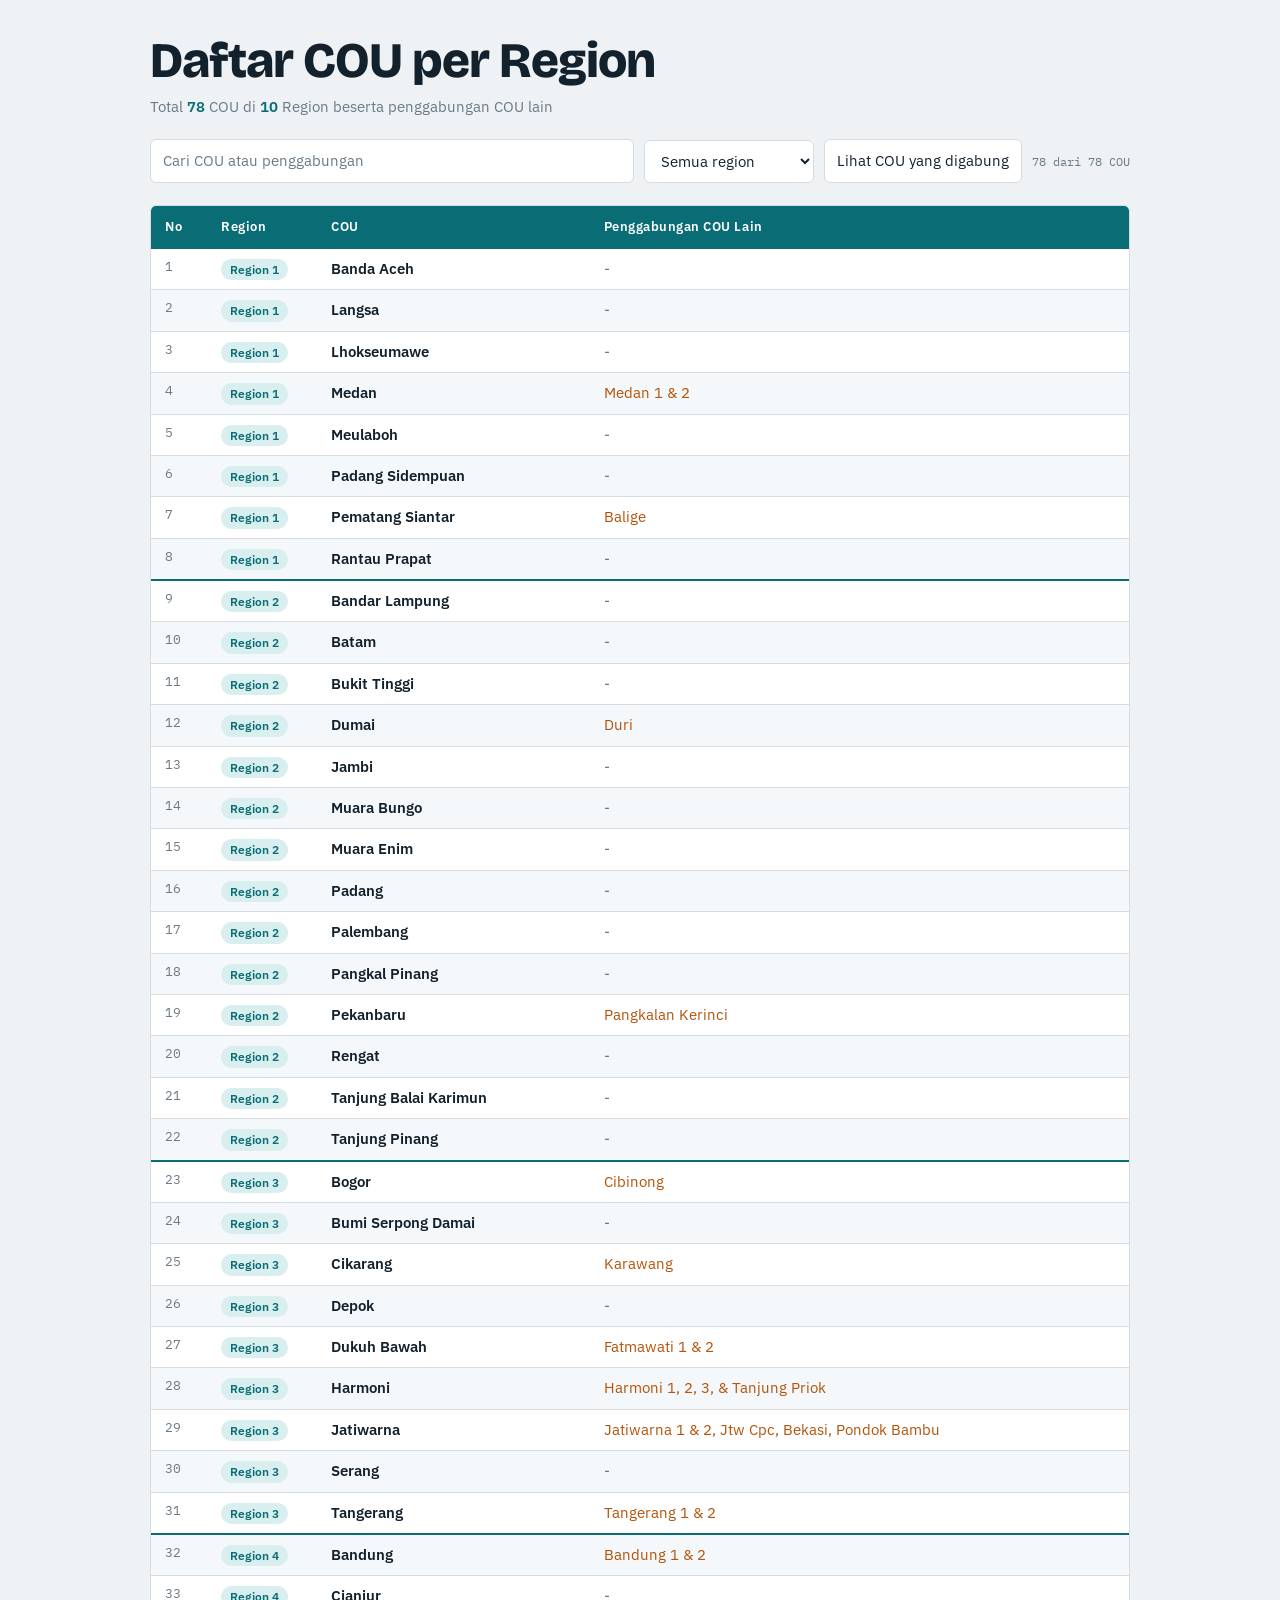
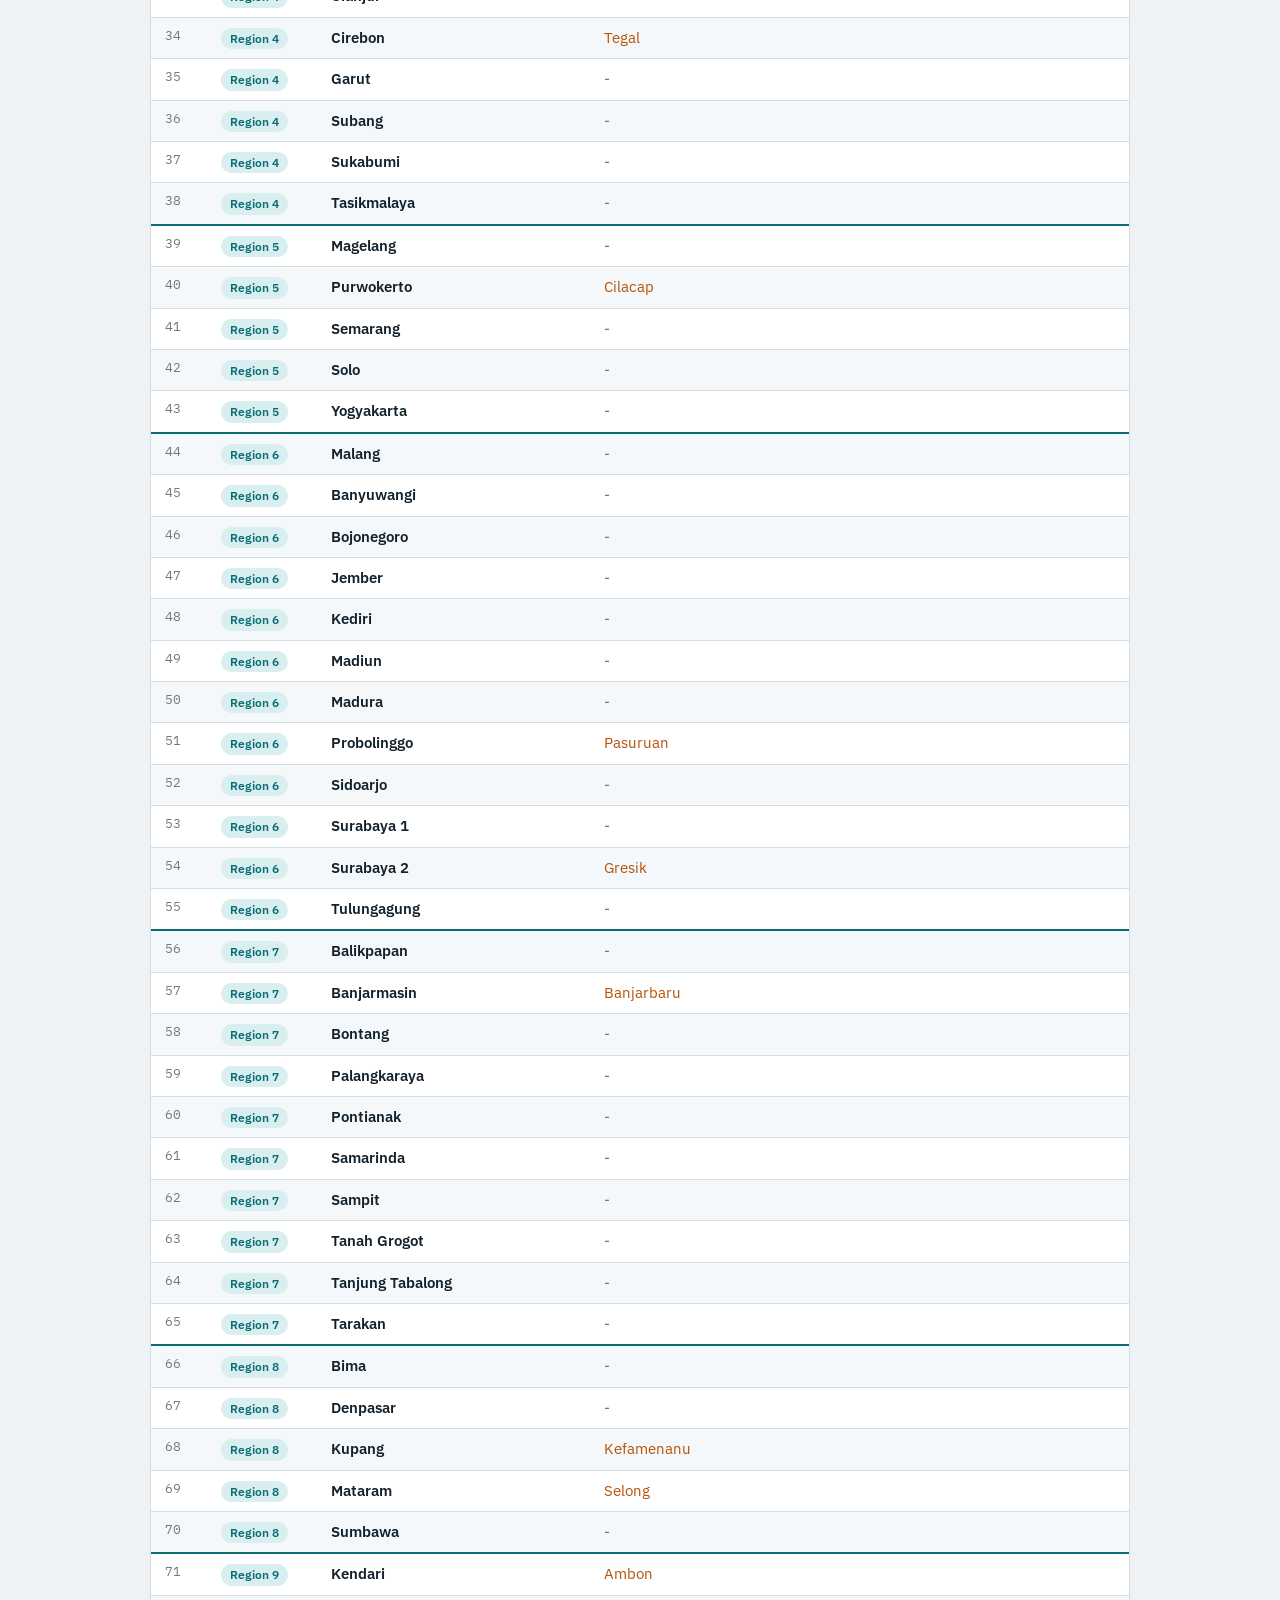
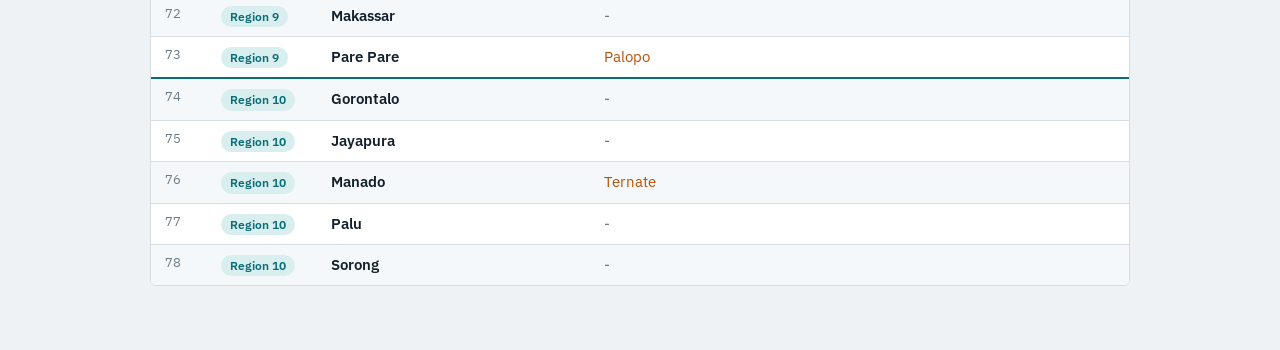
<file: infocou.html>
<!doctype html><html><head><meta charset=utf8><meta name=viewport content="width=device-width,initial-scale=1,viewport-fit=cover"><style>:root{color-scheme:light;box-sizing:border-box;padding-top:env(safe-area-inset-top,0px);padding-bottom:env(safe-area-inset-bottom,0px)}html{scroll-padding-top:env(safe-area-inset-top,0px)}body{margin:0;padding:0;font:14px -apple-system,BlinkMacSystemFont,sans-serif;background:#fff;color:#000}img{max-width:100%}[hidden]:not([hidden=until-found i]){display:none!important}</style></head><body>
<title>Peta COU Nasional</title>
<meta name="claude:viewport-fit-sides" content="cover">
<link rel="stylesheet" href="https://fonts.googleapis.com/css2?family=Bricolage+Grotesque:opsz,wght@12..96,700;12..96,800&family=IBM+Plex+Sans:wght@400;500;600&family=IBM+Plex+Mono:wght@400;500&display=swap">
<style>
/* Layout: title block -> compact filter row -> one full table (No, Region, COU, Penggabungan COU Lain) like the PDF */
:root{
  --bg:#EEF2F5; --surface:#FFFFFF; --ink:#13212C; --muted:#6A7A86; --line:#D5DDE3;
  --head:#0A6C74; --head-ink:#FFFFFF; --accent:#0A6C74; --accent-soft:#D9EEEF; --zebra:#F5F8FA;
  --merge:#B45309; --merge-soft:#FCEBD3;
  --font-display:'Bricolage Grotesque','Segoe UI',system-ui,sans-serif;
  --font-body:'IBM Plex Sans','Segoe UI',system-ui,sans-serif;
  --font-mono:'IBM Plex Mono',ui-monospace,Menlo,monospace;
}
@media (prefers-color-scheme: dark){:root:not([data-theme="light"]){
  --bg:#0E1820; --surface:#16242E; --ink:#E8EFF3; --muted:#93A4B0; --line:#2A3C48;
  --head:#0F4C53; --head-ink:#E8EFF3; --accent:#4FC3CB; --accent-soft:#143A40; --zebra:#1A2A35;
  --merge:#F2A950; --merge-soft:#3A2A14; color-scheme:dark}}
:root[data-theme="dark"]{
  --bg:#0E1820; --surface:#16242E; --ink:#E8EFF3; --muted:#93A4B0; --line:#2A3C48;
  --head:#0F4C53; --head-ink:#E8EFF3; --accent:#4FC3CB; --accent-soft:#143A40; --zebra:#1A2A35;
  --merge:#F2A950; --merge-soft:#3A2A14; color-scheme:dark}

*{box-sizing:border-box}
body{background:var(--bg);color:var(--ink);font-family:var(--font-body);font-size:15px;line-height:1.45;
  padding-block:36px 64px;padding-left:max(16px,env(safe-area-inset-left,0px));padding-right:max(16px,env(safe-area-inset-right,0px))}
.wrap{max-width:980px;margin:0 auto;display:flex;flex-direction:column;gap:22px}
button,input,select{font:inherit;color:inherit}
:focus-visible{outline:3px solid var(--accent);outline-offset:2px}

h1{font-family:var(--font-display);font-weight:800;font-size:clamp(2rem,5vw,3.1rem);line-height:1;letter-spacing:-.02em;margin:0;text-wrap:balance}
.sub{margin:10px 0 0;color:var(--muted)}
.sub b{color:var(--accent);font-weight:600}

.tools{display:flex;gap:10px;flex-wrap:wrap;align-items:center}
.search,.sel{background:var(--surface);border:1px solid var(--line);border-radius:6px;padding:10px 12px;min-width:0}
.search{flex:1 1 240px}
.sel{flex:0 1 170px}
.search::placeholder{color:var(--muted)}
.tog{background:var(--surface);border:1px solid var(--line);border-radius:6px;padding:10px 12px;cursor:pointer}
.tog[aria-pressed="true"]{background:var(--merge-soft);border-color:var(--merge);color:var(--merge)}
.count{font-family:var(--font-mono);font-size:12px;color:var(--muted);margin-left:auto}

.tablewrap{overflow-x:auto;background:var(--surface);border:1px solid var(--line);border-radius:6px}
table{width:100%;border-collapse:collapse;min-width:560px}
thead th{background:var(--head);color:var(--head-ink);text-align:left;font-weight:600;font-size:13px;letter-spacing:.04em;padding:12px 14px;white-space:nowrap}
tbody td{padding:9px 14px;border-top:1px solid var(--line);vertical-align:top}
tbody tr:nth-child(even) td{background:var(--zebra)}
tbody tr.first td{border-top:2px solid var(--accent)}
tbody tr:first-child td{border-top:0}
tbody tr:hover td{background:var(--accent-soft)}
td.no{font-family:var(--font-mono);font-size:13px;color:var(--muted);width:56px;font-variant-numeric:tabular-nums}
td.reg{white-space:nowrap;width:110px}
.pill{display:inline-block;font-size:12px;font-weight:600;padding:2px 9px;border-radius:99px;background:var(--accent-soft);color:var(--accent)}
td.cou{font-weight:600}
td.mg{color:var(--merge)}
td.mg.none{color:var(--muted)}
mark{background:var(--accent-soft);color:inherit;box-shadow:0 0 0 2px var(--accent-soft);border-radius:2px}
tr:hover mark{background:var(--surface);box-shadow:0 0 0 2px var(--surface)}
.empty{padding:36px 16px;text-align:center;color:var(--muted)}

@media (max-width:560px){
  thead th,tbody td{padding-left:10px;padding-right:10px}
  .count{margin-left:0;width:100%}
}
</style>

<div class="wrap">
  <header>
    <h1>Daftar COU per Region</h1>
    <p class="sub">Total <b id="tCou">78</b> COU di <b id="tReg">10</b> Region beserta penggabungan COU lain</p>
  </header>

  <div class="tools">
    <input class="search" id="q" type="search" placeholder="Cari COU atau penggabungan" aria-label="Cari COU">
    <select class="sel" id="reg" aria-label="Filter region"></select>
    <button class="tog" id="mOnly" aria-pressed="false">Lihat COU yang digabung</button>
    <span class="count" id="count" aria-live="polite"></span>
  </div>

  <div class="tablewrap">
    <table>
      <thead><tr><th>No</th><th>Region</th><th>COU</th><th>Penggabungan COU Lain</th></tr></thead>
      <tbody id="rows"></tbody>
    </table>
  </div>
</div>

<script>
const RAW = [
[1,"Banda Aceh"],[1,"Langsa"],[1,"Lhokseumawe"],[1,"Medan","Medan 1 & 2"],[1,"Meulaboh"],[1,"Padang Sidempuan"],[1,"Pematang Siantar","Balige"],[1,"Rantau Prapat"],
[2,"Bandar Lampung"],[2,"Batam"],[2,"Bukit Tinggi"],[2,"Dumai","Duri"],[2,"Jambi"],[2,"Muara Bungo"],[2,"Muara Enim"],[2,"Padang"],[2,"Palembang"],[2,"Pangkal Pinang"],[2,"Pekanbaru","Pangkalan Kerinci"],[2,"Rengat"],[2,"Tanjung Balai Karimun"],[2,"Tanjung Pinang"],
[3,"Bogor","Cibinong"],[3,"Bumi Serpong Damai"],[3,"Cikarang","Karawang"],[3,"Depok"],[3,"Dukuh Bawah","Fatmawati 1 & 2"],[3,"Harmoni","Harmoni 1, 2, 3, & Tanjung Priok"],[3,"Jatiwarna","Jatiwarna 1 & 2, Jtw Cpc, Bekasi, Pondok Bambu"],[3,"Serang"],[3,"Tangerang","Tangerang 1 & 2"],
[4,"Bandung","Bandung 1 & 2"],[4,"Cianjur"],[4,"Cirebon","Tegal"],[4,"Garut"],[4,"Subang"],[4,"Sukabumi"],[4,"Tasikmalaya"],
[5,"Magelang"],[5,"Purwokerto","Cilacap"],[5,"Semarang"],[5,"Solo"],[5,"Yogyakarta"],
[6,"Malang"],[6,"Banyuwangi"],[6,"Bojonegoro"],[6,"Jember"],[6,"Kediri"],[6,"Madiun"],[6,"Madura"],[6,"Probolinggo","Pasuruan"],[6,"Sidoarjo"],[6,"Surabaya 1"],[6,"Surabaya 2","Gresik"],[6,"Tulungagung"],
[7,"Balikpapan"],[7,"Banjarmasin","Banjarbaru"],[7,"Bontang"],[7,"Palangkaraya"],[7,"Pontianak"],[7,"Samarinda"],[7,"Sampit"],[7,"Tanah Grogot"],[7,"Tanjung Tabalong"],[7,"Tarakan"],
[8,"Bima"],[8,"Denpasar"],[8,"Kupang","Kefamenanu"],[8,"Mataram","Selong"],[8,"Sumbawa"],
[9,"Kendari","Ambon"],[9,"Makassar"],[9,"Pare Pare","Palopo"],
[10,"Gorontalo"],[10,"Jayapura"],[10,"Manado","Ternate"],[10,"Palu"],[10,"Sorong"]
];
const DATA = RAW.map((r,i)=>({no:i+1,reg:r[0],name:r[1],merged:r[2]||""}));
const REGS = [...new Set(DATA.map(d=>d.reg))];
const $ = id => document.getElementById(id);
const esc = s => s.replace(/[&<>"]/g,c=>({"&":"&amp;","<":"&lt;",">":"&gt;",'"':"&quot;"}[c]));
function hl(s,q){
  const e = esc(s); if(!q) return e;
  const i = s.toLowerCase().indexOf(q); if(i<0) return e;
  return esc(s.slice(0,i))+"<mark>"+esc(s.slice(i,i+q.length))+"</mark>"+esc(s.slice(i+q.length));
}

$("tCou").textContent = DATA.length;
$("tReg").textContent = REGS.length;
$("reg").innerHTML = `<option value="">Semua region</option>` + REGS.map(r=>`<option value="${r}">Region ${r}</option>`).join("");

function render(){
  const q = $("q").value.trim().toLowerCase(), reg = $("reg").value, mOnly = $("mOnly").getAttribute("aria-pressed")==="true";
  const list = DATA.filter(d=>
    (!reg || d.reg===+reg) && (!mOnly || d.merged) &&
    (!q || d.name.toLowerCase().includes(q) || d.merged.toLowerCase().includes(q)));
  let prev = null;
  $("rows").innerHTML = list.length ? list.map(d=>{
    const first = prev!==null && prev!==d.reg; prev = d.reg;
    return `<tr${first?' class="first"':''}><td class="no">${d.no}</td><td class="reg"><span class="pill">Region ${d.reg}</span></td>
      <td class="cou">${hl(d.name,q)}</td><td class="mg${d.merged?"":" none"}">${d.merged?hl(d.merged,q):"-"}</td></tr>`;
  }).join("") : `<tr><td colspan="4" class="empty">Tidak ada COU yang cocok.</td></tr>`;
  $("count").textContent = `${list.length} dari ${DATA.length} COU`;
}
$("q").addEventListener("input",render);
$("reg").addEventListener("change",render);
$("mOnly").addEventListener("click",e=>{const b=e.currentTarget;b.setAttribute("aria-pressed",b.getAttribute("aria-pressed")!=="true");render()});
render();
</script>

</body></html>
</file>
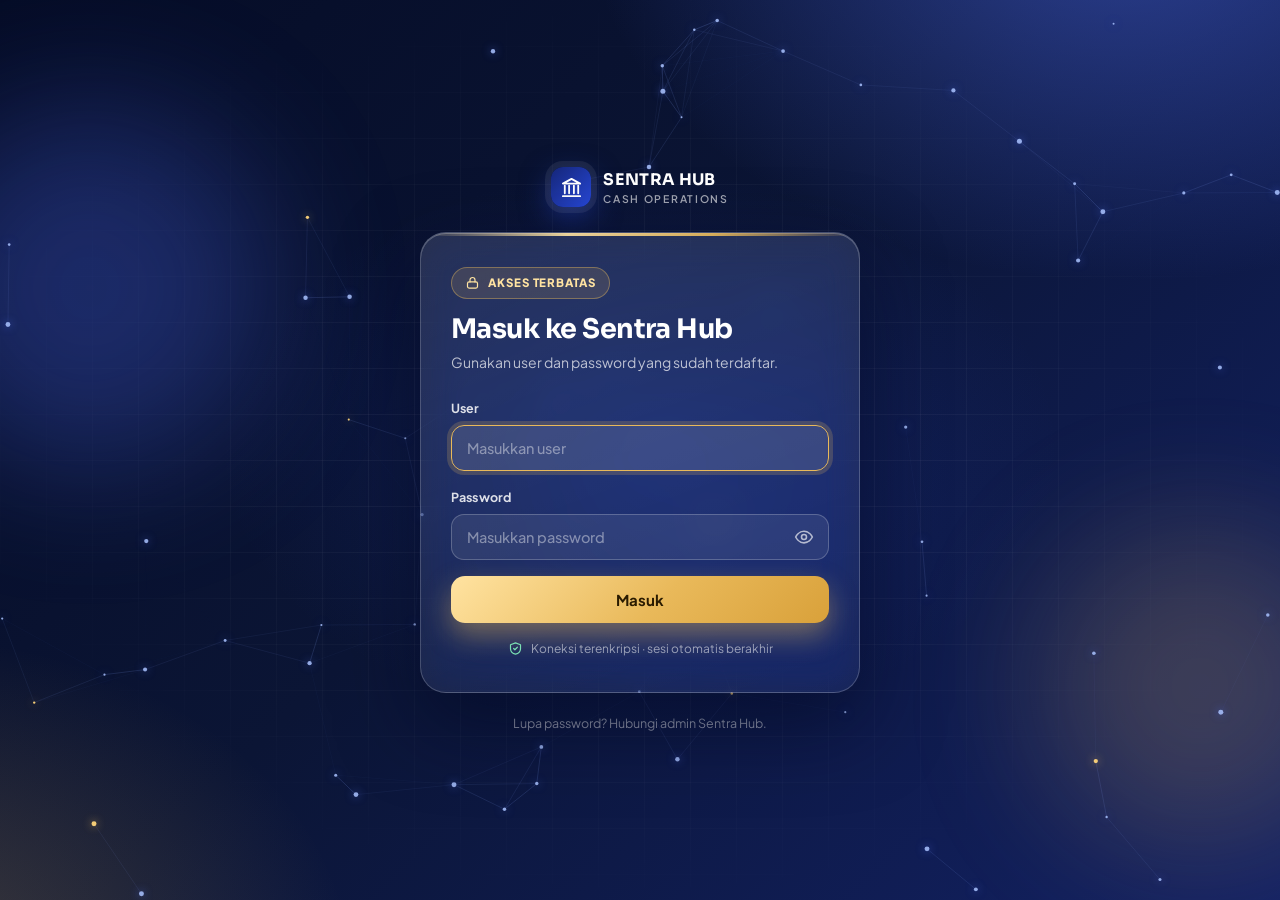
<file: login.html>
<!DOCTYPE html>
<html lang="id">
<head>
<meta charset="utf-8">
<meta name="viewport" content="width=device-width,initial-scale=1">
<meta name="theme-color" content="#0b1535">
<title>Sentra Hub – Masuk</title>
<link rel="icon" href="data:image/svg+xml,%3Csvg xmlns='http://www.w3.org/2000/svg' viewBox='0 0 64 64'%3E%3Cdefs%3E%3ClinearGradient id='g' x1='0' y1='0' x2='1' y2='1'%3E%3Cstop offset='0' stop-color='%2316277a'/%3E%3Cstop offset='1' stop-color='%232748d8'/%3E%3C/linearGradient%3E%3C/defs%3E%3Crect width='64' height='64' rx='16' fill='url(%23g)'/%3E%3Ctext x='32' y='43' font-size='34' font-weight='800' text-anchor='middle' fill='%23ffe3a1' font-family='Arial'%3ES%3C/text%3E%3C/svg%3E">
<link rel="preconnect" href="https://fonts.googleapis.com">
<link rel="preconnect" href="https://fonts.gstatic.com" crossorigin>
<link href="https://fonts.googleapis.com/css2?family=Plus+Jakarta+Sans:wght@400;500;600;700;800&family=Sora:wght@600;700&display=swap" rel="stylesheet">
<link rel="stylesheet" href="styles.css">
<style>
/* ---------- latar digital ---------- */
body.login-body{
  background:
    radial-gradient(900px 620px at 88% -10%,rgba(77,107,240,.50),transparent 60%),
    radial-gradient(760px 560px at -8% 108%,rgba(233,185,90,.24),transparent 60%),
    radial-gradient(600px 400px at 50% 50%,rgba(39,72,216,.18),transparent 70%),
    linear-gradient(135deg,#050c26 0%,#0b1535 46%,#16277a 125%);
  background-attachment:fixed;color:#fff;overflow-x:hidden}
.bg-grid{position:fixed;inset:0;z-index:0;pointer-events:none;
  background-image:linear-gradient(rgba(255,255,255,.055) 1px,transparent 1px),linear-gradient(90deg,rgba(255,255,255,.055) 1px,transparent 1px);
  background-size:46px 46px;
  -webkit-mask-image:radial-gradient(ellipse at center,#000 18%,transparent 75%);mask-image:radial-gradient(ellipse at center,#000 18%,transparent 75%)}
.bg-glow{position:fixed;z-index:0;pointer-events:none;border-radius:50%;filter:blur(70px);opacity:.55;animation:float 14s ease-in-out infinite}
.bg-glow.g1{width:360px;height:360px;left:-90px;top:12%;background:rgba(77,107,240,.55)}
.bg-glow.g2{width:320px;height:320px;right:-80px;bottom:6%;background:rgba(233,185,90,.38);animation-delay:-6s}
@keyframes float{0%,100%{transform:translateY(0)}50%{transform:translateY(-26px)}}
#bgNet{position:fixed;inset:0;width:100%;height:100%;z-index:0;pointer-events:none}

/* ---------- tata letak ---------- */
.login-wrap{position:relative;z-index:1;min-height:100vh;min-height:100dvh;display:grid;place-items:center;padding:28px 0}
.login-in{width:min(440px,100% - 32px);margin-inline:auto}
.login-brand{justify-content:center;margin-bottom:24px;color:#fff}
.login-brand small{color:rgba(255,255,255,.62)}
.login-brand .brand-mark{box-shadow:0 0 0 6px rgba(255,255,255,.07),0 10px 30px rgba(39,72,216,.5)}

/* ---------- kartu kaca ---------- */
.login-card{padding:34px 30px;color:#fff;
  background:linear-gradient(160deg,rgba(255,255,255,.13),rgba(255,255,255,.05));
  border:1px solid rgba(255,255,255,.2);border-radius:26px;
  -webkit-backdrop-filter:blur(18px) saturate(140%);backdrop-filter:blur(18px) saturate(140%);
  box-shadow:0 30px 80px rgba(2,8,32,.55),inset 0 1px 0 rgba(255,255,255,.25);
  position:relative;overflow:hidden}
.login-card::before{content:"";position:absolute;left:0;right:0;top:0;height:3px;
  background:linear-gradient(90deg,transparent,#ffe3a1,#e9b95a,transparent);opacity:.9}
.login-card .tag{display:inline-flex;align-items:center;gap:8px;padding:6px 13px;border-radius:999px;
  background:rgba(233,185,90,.14);border:1px solid rgba(233,185,90,.4);color:#ffe3a1;
  font-size:11.5px;font-weight:800;letter-spacing:.08em;text-transform:uppercase}
.login-card .tag .ic{width:15px;height:15px}
.login-card h1{font-family:'Sora',sans-serif;font-size:27px;letter-spacing:-.02em;line-height:1.2;margin:14px 0 6px;color:#fff}
.login-sub{color:rgba(255,255,255,.7);font-size:14px;margin-bottom:24px}
.login-card .field{margin-bottom:16px}
.login-card .field label{color:rgba(255,255,255,.85)}
.login-card .field input{background:rgba(255,255,255,.08);border:1px solid rgba(255,255,255,.22);color:#fff}
.login-card .field input::placeholder{color:rgba(255,255,255,.42)}
.login-card .field input:hover{border-color:rgba(255,255,255,.4)}
.login-card .field input:focus{border-color:#e9b95a;box-shadow:0 0 0 4px rgba(233,185,90,.2);background:rgba(255,255,255,.12)}
.login-card .field.err input{border-color:#ff7a8c;box-shadow:0 0 0 4px rgba(255,122,140,.18)}
.login-card .field input:-webkit-autofill{-webkit-text-fill-color:#fff;caret-color:#fff;-webkit-box-shadow:0 0 0 40px #1b2a66 inset;transition:background-color 9999s}
.pw{position:relative}
.pw input{padding-right:48px}
.pw-eye{position:absolute;right:6px;top:50%;transform:translateY(-50%);width:38px;height:38px;border:none;background:transparent;border-radius:10px;color:rgba(255,255,255,.65);cursor:pointer;display:grid;place-items:center;transition:.2s}
.pw-eye:hover{color:#ffe3a1;background:rgba(255,255,255,.1)}
.pw-eye .ic{width:20px;height:20px}
.login-err{background:rgba(224,54,79,.18);color:#ffc2cb;border:1px solid rgba(255,122,140,.45);border-radius:12px;padding:11px 14px;font-size:13.5px;font-weight:600;margin-bottom:16px}
.login-err[hidden]{display:none}
.login-btn{width:100%;padding:14px 22px;font-size:15px}
.login-foot{text-align:center;margin-top:20px;font-size:12.5px;color:rgba(255,255,255,.55)}
.login-sec{display:flex;justify-content:center;align-items:center;gap:8px;margin-top:16px;font-size:12px;color:rgba(255,255,255,.55)}
.login-sec .ic{width:15px;height:15px;color:#7be0b3}
@media(max-width:480px){.login-card{padding:26px 20px;border-radius:22px}.login-card h1{font-size:24px}}
@media(prefers-reduced-motion:reduce){.bg-glow{animation:none}}
</style>
</head>
<body class="login-body">

<div class="bg-grid" aria-hidden="true"></div>
<div class="bg-glow g1" aria-hidden="true"></div>
<div class="bg-glow g2" aria-hidden="true"></div>
<canvas id="bgNet" aria-hidden="true"></canvas>

<main class="login-wrap">
  <div class="login-in">
    <div class="brand login-brand">
      <div class="brand-mark"><svg class="ic"><use href="#i-bank"/></svg></div>
      <div class="t"><span class="t">SENTRA HUB</span><small>Cash Operations</small></div>
    </div>

    <section class="card login-card">
      <span class="tag"><svg class="ic"><use href="#i-lock"/></svg> Akses Terbatas</span>
      <h1>Masuk ke Sentra Hub</h1>
      <p class="login-sub">Gunakan user dan password yang sudah terdaftar.</p>

      <form id="lf" novalidate>
        <div class="field" id="fUser">
          <label for="user">User</label>
          <input id="user" name="username" type="text" autocomplete="username" autocapitalize="none" autocorrect="off" spellcheck="false" maxlength="80" placeholder="Masukkan user" autofocus>
        </div>
        <div class="field" id="fPass">
          <label for="pass">Password</label>
          <div class="pw">
            <input id="pass" name="password" type="password" autocomplete="current-password" maxlength="120" placeholder="Masukkan password">
            <button type="button" class="pw-eye" id="togglePw" aria-label="Tampilkan password"><svg class="ic"><use href="#i-eye"/></svg></button>
          </div>
        </div>
        <div class="login-err" id="err" role="alert" hidden></div>
        <button type="submit" class="btn btn-gold login-btn" id="btnLogin">Masuk</button>
      </form>
      <div class="login-sec"><svg class="ic"><use href="#i-shield"/></svg> Koneksi terenkripsi · sesi otomatis berakhir</div>
    </section>
    <p class="login-foot">Lupa password? Hubungi admin Sentra Hub.</p>
  </div>
</main>

<script>window.SENTRA_PUBLIC = true;</script>
<script src="api.js"></script>
<script>
/* ---------- animasi jaringan titik (latar) ---------- */
(function () {
  "use strict";
  const cv = document.getElementById("bgNet");
  if (!cv || !cv.getContext) return;
  const ctx = cv.getContext("2d");
  const still = window.matchMedia && matchMedia("(prefers-reduced-motion: reduce)").matches;
  let W = 0, H = 0, dpr = 1, pts = [], raf = 0;
  const LINK = 135;

  function resize() {
    dpr = Math.min(window.devicePixelRatio || 1, 2);
    W = window.innerWidth; H = window.innerHeight;
    cv.width = W * dpr; cv.height = H * dpr;
    ctx.setTransform(dpr, 0, 0, dpr, 0, 0);
    const n = Math.max(24, Math.min(85, Math.round((W * H) / 17000)));
    pts = Array.from({ length: n }, () => ({
      x: Math.random() * W, y: Math.random() * H,
      vx: (Math.random() - 0.5) * 0.35, vy: (Math.random() - 0.5) * 0.35,
      r: Math.random() * 1.6 + 1, gold: Math.random() < 0.16
    }));
    draw();
  }
  function draw() {
    ctx.clearRect(0, 0, W, H);
    for (let i = 0; i < pts.length; i++) {
      const a = pts[i];
      for (let j = i + 1; j < pts.length; j++) {
        const b = pts[j], dx = a.x - b.x, dy = a.y - b.y, d = Math.sqrt(dx * dx + dy * dy);
        if (d < LINK) {
          ctx.strokeStyle = "rgba(140,170,255," + (0.22 * (1 - d / LINK)).toFixed(3) + ")";
          ctx.lineWidth = 1; ctx.beginPath(); ctx.moveTo(a.x, a.y); ctx.lineTo(b.x, b.y); ctx.stroke();
        }
      }
    }
    for (const p of pts) {
      ctx.beginPath(); ctx.arc(p.x, p.y, p.r, 0, 6.2832);
      ctx.fillStyle = p.gold ? "rgba(255,213,122,.95)" : "rgba(170,195,255,.85)";
      ctx.shadowColor = p.gold ? "rgba(233,185,90,.9)" : "rgba(77,107,240,.9)"; ctx.shadowBlur = 8;
      ctx.fill(); ctx.shadowBlur = 0;
    }
  }
  function step() {
    for (const p of pts) {
      p.x += p.vx; p.y += p.vy;
      if (p.x < -10) p.x = W + 10; else if (p.x > W + 10) p.x = -10;
      if (p.y < -10) p.y = H + 10; else if (p.y > H + 10) p.y = -10;
    }
    draw(); raf = requestAnimationFrame(step);
  }
  function start() { if (!still && !raf) raf = requestAnimationFrame(step); }
  function stop() { if (raf) { cancelAnimationFrame(raf); raf = 0; } }

  let t; window.addEventListener("resize", () => { clearTimeout(t); t = setTimeout(resize, 150); });
  document.addEventListener("visibilitychange", () => (document.hidden ? stop() : start()));
  resize(); start();
})();
</script>
<script>
/* ---------- logika login ---------- */
(function () {
  "use strict";
  const A = window.SentraAPI;
  const $ = (s) => document.querySelector(s);
  const NEXT_OK = /^(index|form|edit)\.html(#[a-z]*)?$/;   // hanya halaman internal
  function nextUrl() {
    const n = new URLSearchParams(location.search).get("next") || "";
    return NEXT_OK.test(n) ? n : "index.html";
  }
  // mode demo (GAS_URL kosong) atau sudah login -> langsung masuk
  if (A.isDemo() || A.getSession()) { location.replace(nextUrl()); return; }

  const err = $("#err"), btn = $("#btnLogin");
  const showErr = (m) => { err.textContent = m; err.hidden = false; };

  $("#togglePw").addEventListener("click", () => {
    const p = $("#pass"), show = p.type === "password";
    p.type = show ? "text" : "password";
    $("#togglePw").setAttribute("aria-label", show ? "Sembunyikan password" : "Tampilkan password");
  });
  ["#user", "#pass"].forEach((s) => $(s).addEventListener("input", () => {
    err.hidden = true; $("#fUser").classList.remove("err"); $("#fPass").classList.remove("err");
  }));

  $("#lf").addEventListener("submit", async (e) => {
    e.preventDefault();
    const user = $("#user").value.trim(), pass = $("#pass").value;
    $("#fUser").classList.toggle("err", !user); $("#fPass").classList.toggle("err", !pass);
    if (!user || !pass) { showErr("Isi user dan password."); return; }
    btn.disabled = true; btn.textContent = "Memeriksa…";
    try {
      await A.login(user, pass);
      location.replace(nextUrl());
    } catch (ex) {
      showErr(ex.message === "Failed to fetch" ? "Tidak bisa terhubung ke server. Periksa koneksi internet." : ex.message);
      $("#pass").value = ""; $("#pass").focus();
      btn.disabled = false; btn.textContent = "Masuk";
    }
  });
})();
</script>
</body>
</html>
</file>
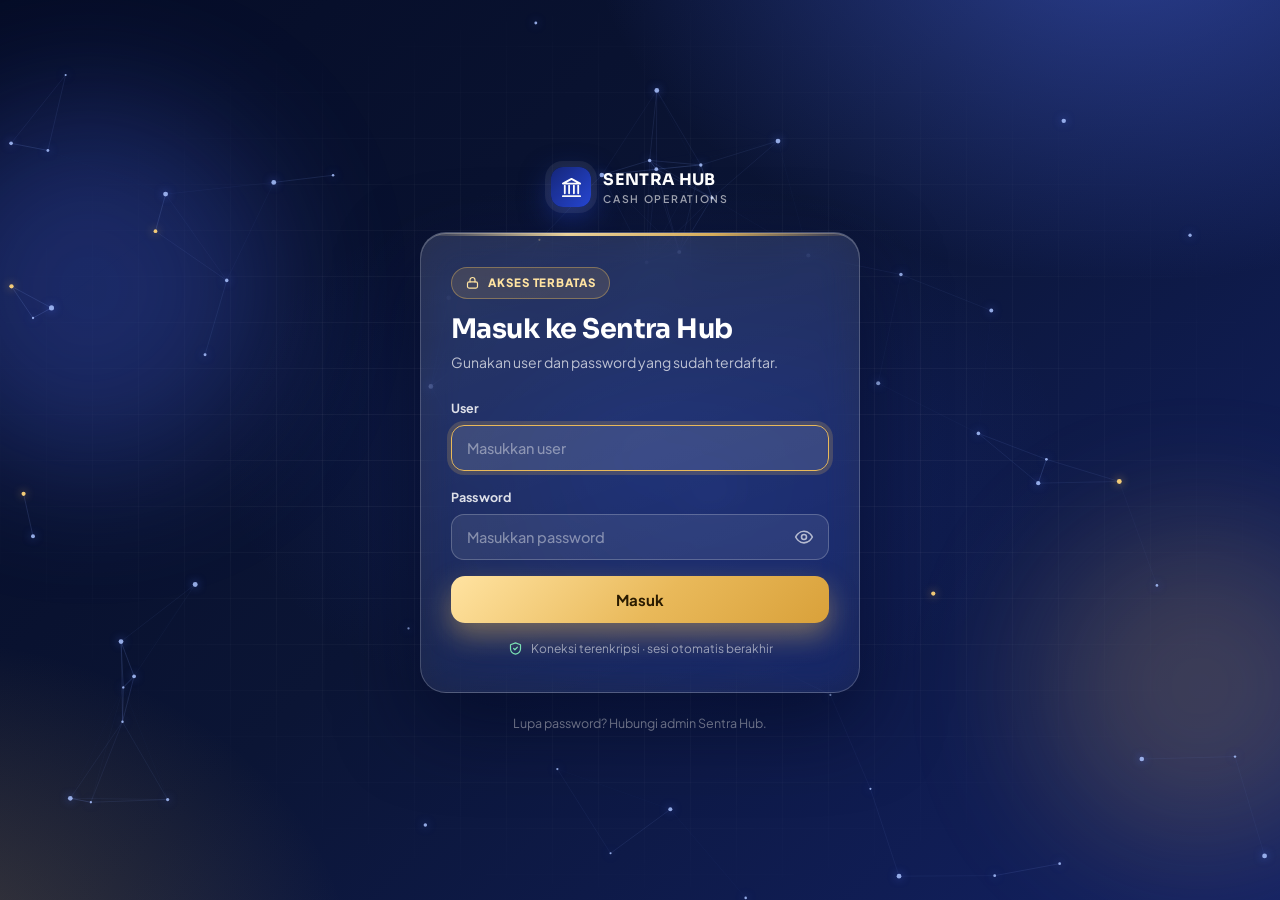
<file: pjpur.html>
<!DOCTYPE html>
<html lang="id">
<head>
<meta charset="utf-8">
<meta name="viewport" content="width=device-width,initial-scale=1">
<title>Sentra Hub – PJPUR</title>
<link rel="icon" href="data:image/svg+xml,%3Csvg xmlns='http://www.w3.org/2000/svg' viewBox='0 0 64 64'%3E%3Cdefs%3E%3ClinearGradient id='g' x1='0' y1='0' x2='1' y2='1'%3E%3Cstop offset='0' stop-color='%2316277a'/%3E%3Cstop offset='1' stop-color='%232748d8'/%3E%3C/linearGradient%3E%3C/defs%3E%3Crect width='64' height='64' rx='16' fill='url(%23g)'/%3E%3Ctext x='32' y='43' font-size='34' font-weight='800' text-anchor='middle' fill='%23ffe3a1' font-family='Arial'%3ES%3C/text%3E%3C/svg%3E">
<link rel="preconnect" href="https://fonts.googleapis.com">
<link rel="preconnect" href="https://fonts.gstatic.com" crossorigin>
<link href="https://fonts.googleapis.com/css2?family=Plus+Jakarta+Sans:wght@400;500;600;700;800&family=Sora:wght@600;700&display=swap" rel="stylesheet">
<link rel="stylesheet" href="styles.css">
<style>
.pj-wrap{padding:26px 0 60px}
.pj-head{margin-bottom:20px;display:flex;justify-content:space-between;align-items:flex-end;gap:16px;flex-wrap:wrap}

/* kartu tabel */
.pj-card{overflow:hidden;border-radius:22px;box-shadow:0 18px 50px rgba(14,26,58,.08)}
.pj-bar{display:flex;gap:12px;align-items:center;flex-wrap:wrap;padding:18px 20px;border-bottom:1px solid var(--line);background:linear-gradient(180deg,#fff,#f9fafe)}
.pj-search{position:relative;flex:1 1 300px;max-width:460px}
.pj-search .ic{position:absolute;left:14px;top:50%;transform:translateY(-50%);width:18px;height:18px;color:var(--muted);pointer-events:none}
.pj-search input{width:100%;padding:12px 40px 12px 42px;border-radius:14px;border:1px solid var(--line2);background:#fff;color:var(--ink);font:600 14px 'Plus Jakarta Sans',sans-serif;outline:none;transition:.2s}
.pj-search input:hover{border-color:#b4c0e0}
.pj-search input:focus{border-color:var(--blue);box-shadow:0 0 0 4px rgba(39,72,216,.13)}
.pj-search input::placeholder{color:var(--muted);font-weight:500}
.pj-clear{position:absolute;right:8px;top:50%;transform:translateY(-50%);width:28px;height:28px;border:none;border-radius:8px;background:transparent;color:var(--muted);cursor:pointer;display:grid;place-items:center}
.pj-clear:hover{background:var(--blue-soft);color:var(--blue)}
.pj-clear .ic{position:static;transform:none;width:15px;height:15px;color:inherit}
.pj-clear[hidden]{display:none}
.pj-meta{margin-left:auto;display:flex;gap:10px;align-items:center;flex-wrap:wrap;font-size:13px;color:var(--ink2);font-weight:600}
.pj-meta select{padding:8px 10px;border-radius:10px;border:1px solid var(--line2);background:#fff;color:var(--ink);font:600 13px 'Plus Jakarta Sans',sans-serif}

/* tabel */
.pj-scroll{overflow:auto;max-height:68vh;scrollbar-width:thin;scrollbar-color:var(--line2) transparent}
.pj-table{width:100%;border-collapse:separate;border-spacing:0;font-size:13.5px;min-width:640px}
.pj-table thead th{position:sticky;top:0;z-index:2;text-align:left;padding:14px 16px;white-space:nowrap;
  font:700 11.5px 'Plus Jakarta Sans',sans-serif;letter-spacing:.09em;text-transform:uppercase;color:#fff;
  background:linear-gradient(135deg,#0b1535,#16277a);border-bottom:3px solid var(--gold2);cursor:pointer;user-select:none}
.pj-table thead th:first-child{border-top-left-radius:0}
.pj-table thead th.nosort{cursor:default}
.pj-table thead th .arr{display:inline-block;margin-left:6px;opacity:.35;font-size:10px}
.pj-table thead th.sorted .arr{opacity:1;color:#ffe3a1}
.pj-table thead th:hover:not(.nosort){background:linear-gradient(135deg,#101e4d,#1d34a0)}
.pj-table tbody td{padding:13px 16px;border-bottom:1px solid var(--line);color:var(--ink);vertical-align:middle;white-space:nowrap;background:#fff;transition:background .15s}
.pj-table tbody tr:nth-child(even) td{background:#f9fafe}
.pj-table tbody tr:hover td{background:var(--blue-soft)}
.pj-table td.wrap{white-space:normal;min-width:240px;max-width:380px;line-height:1.45}
.pj-table td.num{width:56px;color:var(--muted);font-weight:700;font-variant-numeric:tabular-nums}
.pj-table td.cou{font-weight:700;color:var(--navy)}
.pj-table td.empty-cell{color:#b3bcd2}
mark{background:var(--gold-soft);color:#6f4e0b;border-radius:4px;padding:0 2px;box-shadow:0 0 0 2px var(--gold-soft)}

/* tombol link PDF */
.pdf-btn{display:inline-flex;align-items:center;gap:7px;padding:7px 13px;border-radius:999px;font-size:12.5px;font-weight:800;color:#2a1b00;
  background:linear-gradient(135deg,#ffe3a1,var(--gold2) 60%,#d9a13a);box-shadow:0 6px 16px rgba(233,185,90,.4);transition:.2s;text-decoration:none}
.pdf-btn:hover{transform:translateY(-1px);filter:brightness(1.05);box-shadow:0 10px 22px rgba(233,185,90,.5)}
.pdf-btn .ic{width:15px;height:15px}
.lnk{color:var(--blue);font-weight:700;text-decoration:underline;text-underline-offset:3px}

/* footer tabel */
.pj-foot{display:flex;justify-content:space-between;align-items:center;gap:12px;flex-wrap:wrap;padding:14px 20px;border-top:1px solid var(--line);background:#f9fafe;font-size:13px;color:var(--ink2);font-weight:600}
.pj-pager{display:flex;gap:6px;align-items:center}
.pj-pager button{min-width:36px;height:36px;padding:0 10px;border-radius:10px;border:1px solid var(--line2);background:#fff;color:var(--ink);font:700 13px 'Plus Jakarta Sans',sans-serif;cursor:pointer;transition:.2s}
.pj-pager button:hover:not(:disabled){border-color:var(--blue);color:var(--blue)}
.pj-pager button.on{background:linear-gradient(135deg,var(--blue2),#1c36b4);border-color:transparent;color:#fff}
.pj-pager button:disabled{opacity:.4;cursor:not-allowed}
.pj-state{padding:56px 20px;text-align:center;color:var(--muted)}
.pj-state b{display:block;color:var(--navy);font:700 17px 'Sora',sans-serif;margin-bottom:4px}
.spin{width:30px;height:30px;border-radius:50%;border:3px solid var(--line2);border-top-color:var(--blue);margin:0 auto 12px;animation:pjspin .8s linear infinite}
@keyframes pjspin{to{transform:rotate(360deg)}}
</style>
<style id="auth-hide">html{visibility:hidden}</style>
</head>
<body>

<nav class="nav">
  <div class="container nav-in">
    <a class="brand" href="index.html#top">
      <div class="brand-mark"><svg class="ic"><use href="#i-bank"/></svg></div>
      <div class="t"><span class="t">SENTRA HUB</span><small>Cash Operations</small></div>
    </a>
    <div class="nav-links">
      <a href="index.html#peta"><svg class="ic"><use href="#i-map"/></svg><span class="lbl">Peta Sentra</span></a>
      <a href="index.html#dashboard"><svg class="ic"><use href="#i-chart"/></svg><span class="lbl">Dashboard</span></a>
      <a href="infocou.html"><svg class="ic"><use href="#i-info"/></svg><span class="lbl">Info COU</span></a>
      <a href="pjpur.html" class="active"><svg class="ic"><use href="#i-file"/></svg><span class="lbl">PJPUR</span></a>
      <a href="profil-tampil.html"><svg class="ic"><use href="#i-building"/></svg><span class="lbl">Profil COU</span></a>
      <div class="nav-dd">
        <button type="button" class="nav-dd-btn" aria-haspopup="true" aria-expanded="false"><svg class="ic"><use href="#i-edit"/></svg><span class="lbl">Edit</span><svg class="ic caret"><use href="#i-chev"/></svg></button>
        <div class="nav-dd-menu" role="menu">
          <a href="edit.html#kelolaan" role="menuitem"><svg class="ic"><use href="#i-bank"/></svg><span class="lbl">Edit Kelolaan</span></a>
          <a href="edit.html#personil" role="menuitem"><svg class="ic"><use href="#i-users"/></svg><span class="lbl">Edit Personil</span></a>
          <a href="edit.html#infrastruktur" role="menuitem"><svg class="ic"><use href="#i-truck"/></svg><span class="lbl">Edit Infrastruktur</span></a>
        </div>
      </div>
      <a href="form.html" class="cta"><svg class="ic"><use href="#i-plus"/></svg><span class="lbl">Input Data</span></a>
      <a href="#" id="btnLogout" title="Keluar"><svg class="ic"><use href="#i-logout"/></svg><span class="lbl">Keluar</span></a>
    </div>
  </div>
</nav>

<main class="container">
  <div class="pj-wrap">
    <div class="pj-head">
      <div>
        <span class="eyebrow"><svg class="ic"><use href="#i-file"/></svg> PJPUR</span>
        <h2 class="title">Data PJPUR</h2>
        <p class="lead-dark">Daftar lengkap PJPUR per COU. Klik tombol pada kolom link untuk membuka dokumen PDF.</p>
      </div>
      <div style="display:flex;gap:10px;align-items:center;flex-wrap:wrap">
        <span class="chip" id="status"><span class="dot demo"></span> Memuat…</span>
        <button class="btn btn-sm" id="refresh" type="button"><svg class="ic"><use href="#i-refresh"/></svg> Muat ulang</button>
      </div>
    </div>

    <section class="card pj-card">
      <div class="pj-bar">
        <div class="pj-search">
          <svg class="ic"><use href="#i-search"/></svg>
          <input id="q" type="search" placeholder="Cari berdasarkan COU…" autocomplete="off" aria-label="Cari COU">
          <button type="button" class="pj-clear" id="qClear" hidden aria-label="Hapus pencarian"><svg class="ic"><use href="#i-x"/></svg></button>
        </div>
        <div class="pj-meta">
          <span id="count">–</span>
          <label>Baris:
            <select id="ps"><option>10</option><option selected>25</option><option>50</option><option>100</option></select>
          </label>
        </div>
      </div>
      <div class="pj-scroll" id="scroll">
        <table class="pj-table">
          <thead id="thead"></thead>
          <tbody id="tbody"></tbody>
        </table>
        <div id="state" class="pj-state"><div class="spin"></div><b>Memuat data…</b></div>
      </div>
      <div class="pj-foot">
        <span id="info">–</span>
        <div class="pj-pager" id="pager"></div>
      </div>
    </section>
  </div>
</main>

<script src="api.js"></script>
<script>
(function () {
  "use strict";
  const A = window.SentraAPI, { esc, icon } = A, $ = (s) => document.querySelector(s);

  let H = [], ROWS = [], view = [];
  let couC = -1, linkC = new Set(), wrapC = new Set();
  let page = 1, PS = 25, sortC = -1, sortD = 1;

  const isUrl = (v) => /^https?:\/\//i.test(String(v || "").trim());
  const isLinkHead = (h) => /link|url|pdf|dokumen|file|lampiran/i.test(h);

  function hl(text, q) {
    const s = String(text == null ? "" : text), e = esc(s);
    if (!q) return e;
    const i = s.toLowerCase().indexOf(q);
    if (i < 0) return e;
    return esc(s.slice(0, i)) + "<mark>" + esc(s.slice(i, i + q.length)) + "</mark>" + esc(s.slice(i + q.length));
  }

  function analyse() {
    // kolom COU = header yang memuat "cou", jika tidak ada pakai kolom nama/sentra/lokasi/kantor
    couC = H.findIndex((h) => /\bcou\b/i.test(h));
    if (couC < 0) couC = H.findIndex((h) => /sentra|nama|lokasi|kantor/i.test(h));
    $("#q").placeholder = couC >= 0 ? "Cari berdasarkan COU…" : "Cari data…";
    linkC = new Set(); wrapC = new Set();
    H.forEach((h, c) => {
      const filled = ROWS.filter((r) => String(r.cells[c] || "").trim() || r.links[c]);
      const withUrl = filled.filter((r) => r.links[c] || isUrl(r.cells[c])).length;
      if (isLinkHead(h) || (filled.length && withUrl / filled.length >= 0.5)) linkC.add(c);
      else if (ROWS.some((r) => String(r.cells[c] || "").length > 42)) wrapC.add(c);
    });
  }

  function renderHead() {
    $("#thead").innerHTML = "<tr><th class='nosort'>No</th>" + H.map((h, c) =>
      `<th data-c="${c}" class="${linkC.has(c) ? "nosort" : ""}${sortC === c ? " sorted" : ""}">${esc(h)}${linkC.has(c) ? "" : `<span class="arr">${sortC === c ? (sortD > 0 ? "▲" : "▼") : "↕"}</span>`}</th>`).join("") + "</tr>";
  }

  function cellHtml(r, c, q) {
    const v = String(r.cells[c] == null ? "" : r.cells[c]).trim();
    const url = r.links[c] || (isUrl(v) ? v : "");
    if (linkC.has(c)) {
      return url
        ? `<a class="pdf-btn" href="${esc(url)}" target="_blank" rel="noopener noreferrer">${icon("file")} Buka PDF</a>`
        : `<span class="empty-cell">–</span>`;
    }
    if (!v) return `<span class="empty-cell">–</span>`;
    const body = c === couC ? hl(v, q) : esc(v);
    return url ? `<a class="lnk" href="${esc(url)}" target="_blank" rel="noopener noreferrer">${body}</a>` : body;
  }

  function apply() {
    const q = $("#q").value.trim().toLowerCase();
    $("#qClear").hidden = !q;
    view = ROWS.filter((r) => {
      if (!q) return true;
      if (couC >= 0) return String(r.cells[couC] || "").toLowerCase().includes(q);
      return r.cells.some((x) => String(x).toLowerCase().includes(q));
    });
    if (sortC >= 0) {
      view = view.slice().sort((a, b) => sortD * String(a.cells[sortC] || "").localeCompare(String(b.cells[sortC] || ""), "id", { numeric: true, sensitivity: "base" }));
    }
    const pages = Math.max(1, Math.ceil(view.length / PS));
    if (page > pages) page = pages;
    renderHead();
    const start = (page - 1) * PS, slice = view.slice(start, start + PS);

    $("#tbody").innerHTML = slice.map((r, i) =>
      `<tr><td class="num">${start + i + 1}</td>` + H.map((h, c) => {
        const cls = (c === couC ? "cou " : "") + (wrapC.has(c) ? "wrap" : "");
        return `<td class="${cls.trim()}">${cellHtml(r, c, q)}</td>`;
      }).join("") + "</tr>").join("");

    const st = $("#state");
    if (!view.length) {
      st.hidden = false;
      st.innerHTML = `<b>${q ? "COU tidak ditemukan" : "Belum ada data"}</b>${q ? "Coba kata kunci lain." : "Sheet pjpur masih kosong."}`;
    } else st.hidden = true;

    $("#count").textContent = view.length + " dari " + ROWS.length + " data";
    $("#info").textContent = view.length ? `Menampilkan ${start + 1}–${Math.min(start + PS, view.length)} dari ${view.length}` : "Tidak ada data";
    renderPager(pages);
  }

  function renderPager(pages) {
    const el = $("#pager");
    if (pages <= 1) { el.innerHTML = ""; return; }
    const nums = new Set([1, pages, page - 1, page, page + 1]);
    const list = [...nums].filter((n) => n >= 1 && n <= pages).sort((a, b) => a - b);
    let html = `<button data-p="${page - 1}" ${page === 1 ? "disabled" : ""} aria-label="Sebelumnya">‹</button>`, prev = 0;
    list.forEach((n) => {
      if (n - prev > 1) html += `<span style="padding:0 2px">…</span>`;
      html += `<button data-p="${n}" class="${n === page ? "on" : ""}">${n}</button>`; prev = n;
    });
    html += `<button data-p="${page + 1}" ${page === pages ? "disabled" : ""} aria-label="Berikutnya">›</button>`;
    el.innerHTML = html;
  }

  $("#pager").addEventListener("click", (e) => {
    const b = e.target.closest("button[data-p]"); if (!b || b.disabled) return;
    page = Number(b.dataset.p); apply(); $("#scroll").scrollTop = 0;
  });
  $("#thead").addEventListener("click", (e) => {
    const th = e.target.closest("th[data-c]"); if (!th || th.classList.contains("nosort")) return;
    const c = Number(th.dataset.c);
    if (sortC === c) sortD = -sortD; else { sortC = c; sortD = 1; }
    page = 1; apply();
  });
  $("#q").addEventListener("input", () => { page = 1; apply(); });
  $("#qClear").addEventListener("click", () => { $("#q").value = ""; page = 1; apply(); $("#q").focus(); });
  $("#ps").addEventListener("change", (e) => { PS = Number(e.target.value); page = 1; apply(); });

  async function load() {
    const btn = $("#refresh"); btn.disabled = true;
    $("#state").hidden = false; $("#state").innerHTML = '<div class="spin"></div><b>Memuat data…</b>';
    try {
      const { headers, rows, links, demo } = await A.loadPjpur();
      H = headers;
      ROWS = rows.map((cells, i) => ({ cells, links: links[i] || [] }));
      analyse();
      const hh = new Date().toLocaleTimeString("id-ID", { hour: "2-digit", minute: "2-digit" });
      $("#status").innerHTML = demo ? '<span class="dot demo"></span> Mode demo' : '<span class="dot"></span> Live · Google Sheets · ' + hh;
      apply();
    } catch (err) {
      $("#status").innerHTML = '<span class="dot demo"></span> Gagal memuat';
      $("#state").innerHTML = `<b>Gagal memuat data</b>${esc(err.message)}`;
      A.toast("Gagal memuat data: " + err.message, "error");
    }
    btn.disabled = false;
  }
  $("#refresh").addEventListener("click", load);
  load();
})();
</script>
</body>
</html>
</file>
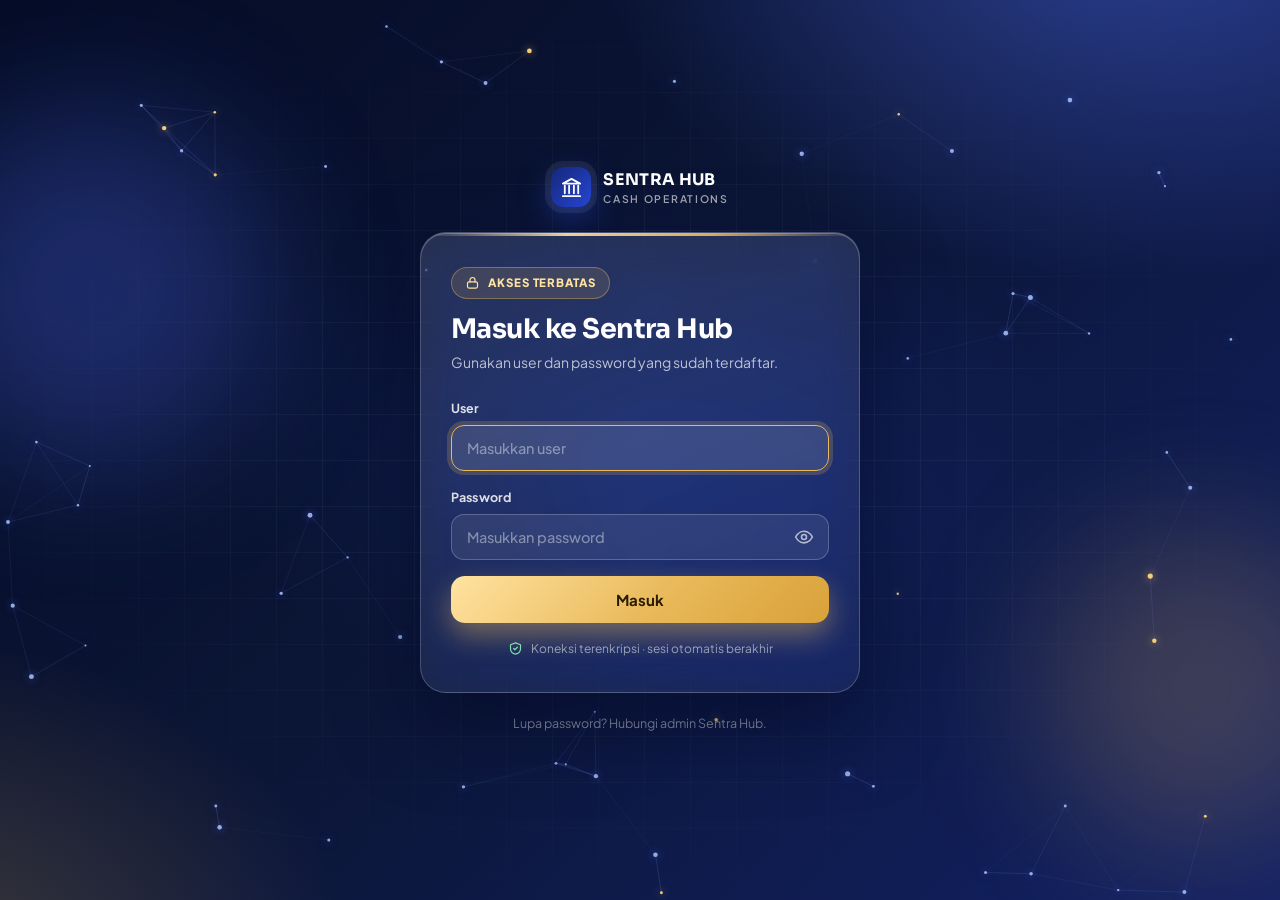
<file: profil-form.html>
<!DOCTYPE html>
<html lang="id">
<head>
<meta charset="utf-8">
<meta name="viewport" content="width=device-width,initial-scale=1">
<title>Sentra Hub – Form Profil COU</title>
<link rel="icon" href="data:image/svg+xml,%3Csvg xmlns='http://www.w3.org/2000/svg' viewBox='0 0 64 64'%3E%3Cdefs%3E%3ClinearGradient id='g' x1='0' y1='0' x2='1' y2='1'%3E%3Cstop offset='0' stop-color='%2316277a'/%3E%3Cstop offset='1' stop-color='%232748d8'/%3E%3C/linearGradient%3E%3C/defs%3E%3Crect width='64' height='64' rx='16' fill='url(%23g)'/%3E%3Ctext x='32' y='43' font-size='34' font-weight='800' text-anchor='middle' fill='%23ffe3a1' font-family='Arial'%3ES%3C/text%3E%3C/svg%3E">
<link rel="preconnect" href="https://fonts.googleapis.com">
<link rel="preconnect" href="https://fonts.gstatic.com" crossorigin>
<link href="https://fonts.googleapis.com/css2?family=Plus+Jakarta+Sans:wght@400;500;600;700;800&family=Sora:wght@600;700&display=swap" rel="stylesheet">
<link rel="stylesheet" href="styles.css">
<style>
.pf-wrap{max-width:860px;margin:0 auto;padding:26px 0 60px}
.pf-head{margin-bottom:22px;display:flex;justify-content:space-between;align-items:flex-end;gap:16px;flex-wrap:wrap}
.pf-card{padding:28px;margin-top:18px}
.pf-card h3{font-family:'Sora',sans-serif;font-size:17px;color:var(--navy);margin-bottom:4px;display:flex;gap:10px;align-items:center}
.pf-card h3 .ic{color:var(--blue)}
.pf-card .hint{font-size:13px;color:var(--muted);margin-bottom:18px}
.field textarea{width:100%;min-height:104px;resize:vertical;padding:13px 15px;border-radius:13px;background:#fff;border:1px solid var(--line2);color:var(--ink);font:500 14.5px 'Plus Jakarta Sans',sans-serif;outline:none;transition:.2s}
.field textarea:hover{border-color:#b4c0e0}
.field textarea:focus{border-color:var(--blue);box-shadow:0 0 0 4px rgba(39,72,216,.13)}
.field.err textarea,.field.err select{border-color:var(--danger);box-shadow:0 0 0 4px rgba(224,54,79,.12)}
.field .cnt{font-size:11.5px;color:var(--muted);text-align:right}
.drop{position:relative;border:2px dashed var(--line2);border-radius:18px;background:#f9fafe;min-height:230px;display:grid;place-items:center;overflow:hidden;cursor:pointer;transition:.2s;text-align:center}
.drop:hover,.drop.over{border-color:var(--blue);background:var(--blue-soft)}
.drop input{position:absolute;inset:0;opacity:0;cursor:pointer;width:100%;height:100%}
.drop .ph{padding:24px;color:var(--ink2);font-size:14px;pointer-events:none}
.drop .ph .ic{font-size:34px;color:var(--blue);display:block;margin:0 auto 10px}
.drop .ph small{display:block;color:var(--muted);margin-top:4px;font-size:12px}
.drop img{display:block;width:100%;max-height:380px;object-fit:cover;pointer-events:none}
.drop.has .ph{display:none}
.img-tools{display:flex;gap:10px;align-items:center;flex-wrap:wrap;margin-top:12px;font-size:12.5px;color:var(--muted)}
.cur-box{display:none;margin-top:10px;padding:10px 14px;border-radius:12px;background:var(--gold-soft);border:1px solid #f0dcae;color:#8f650f;font-size:12.5px;font-weight:600}
.cur-box.show{display:block}
.pf-actions{display:flex;justify-content:flex-end;gap:12px;margin-top:22px;flex-wrap:wrap}
</style>
<style id="auth-hide">html{visibility:hidden}</style>
</head>
<body>

<nav class="nav">
  <div class="container nav-in">
    <a class="brand" href="index.html#top">
      <div class="brand-mark"><svg class="ic"><use href="#i-bank"/></svg></div>
      <div class="t"><span class="t">SENTRA HUB</span><small>Cash Operations</small></div>
    </a>
    <div class="nav-links">
      <a href="index.html#peta"><svg class="ic"><use href="#i-map"/></svg><span class="lbl">Peta Sentra</span></a>
      <a href="index.html#dashboard"><svg class="ic"><use href="#i-chart"/></svg><span class="lbl">Dashboard</span></a>
      <a href="infocou.html"><svg class="ic"><use href="#i-info"/></svg><span class="lbl">Info COU</span></a>
      <a href="pjpur.html"><svg class="ic"><use href="#i-file"/></svg><span class="lbl">PJPUR</span></a>
      <div class="nav-dd active">
        <button type="button" class="nav-dd-btn" aria-haspopup="true" aria-expanded="false"><svg class="ic"><use href="#i-building"/></svg><span class="lbl">Profil COU</span><svg class="ic caret"><use href="#i-chev"/></svg></button>
        <div class="nav-dd-menu" role="menu">
          <a href="profil-form.html" role="menuitem" class="active"><svg class="ic"><use href="#i-edit"/></svg><span class="lbl">Form Profil</span></a>
          <a href="profil-tampil.html" role="menuitem"><svg class="ic"><use href="#i-eye"/></svg><span class="lbl">Tampilkan Profil</span></a>
        </div>
      </div>
      <div class="nav-dd">
        <button type="button" class="nav-dd-btn" aria-haspopup="true" aria-expanded="false"><svg class="ic"><use href="#i-edit"/></svg><span class="lbl">Edit</span><svg class="ic caret"><use href="#i-chev"/></svg></button>
        <div class="nav-dd-menu" role="menu">
          <a href="edit.html#kelolaan" role="menuitem"><svg class="ic"><use href="#i-bank"/></svg><span class="lbl">Edit Kelolaan</span></a>
          <a href="edit.html#personil" role="menuitem"><svg class="ic"><use href="#i-users"/></svg><span class="lbl">Edit Personil</span></a>
          <a href="edit.html#infrastruktur" role="menuitem"><svg class="ic"><use href="#i-truck"/></svg><span class="lbl">Edit Infrastruktur</span></a>
        </div>
      </div>
      <a href="form.html" class="cta"><svg class="ic"><use href="#i-plus"/></svg><span class="lbl">Input Data</span></a>
      <a href="#" id="btnLogout" title="Keluar"><svg class="ic"><use href="#i-logout"/></svg><span class="lbl">Keluar</span></a>
    </div>
  </div>
</nav>

<main class="container">
  <div class="pf-wrap">
    <div class="pf-head">
      <div>
        <span class="eyebrow"><svg class="ic"><use href="#i-building"/></svg> Profil COU</span>
        <h2 class="title">Form Profil COU</h2>
        <p class="lead-dark">Pilih COU, unggah foto kantor, dan isi alamatnya. Data tersimpan ke Google Sheets (sheet <b>ProfilCOU</b>) dan gambar ke Google Drive.</p>
      </div>
      <span class="chip" id="status"><span class="dot demo"></span> Memuat…</span>
    </div>

    <form id="f" novalidate>
      <section class="card pf-card">
        <h3><svg class="ic"><use href="#i-pin"/></svg> 1. Pilih COU</h3>
        <p class="hint">Daftar diambil dari data nama sentra yang sudah diinput.</p>
        <div class="field" id="fSentra">
          <label for="sentra">Nama Sentra / COU <i>*</i></label>
          <select id="sentra"><option value="">Memuat daftar sentra…</option></select>
        </div>
        <div class="cur-box" id="curBox"></div>
      </section>

      <section class="card pf-card">
        <h3><svg class="ic"><use href="#i-building"/></svg> 2. Gambar Kantor</h3>
        <p class="hint">Format JPG, PNG, atau WEBP. Otomatis dikecilkan agar ringan. Kosongkan jika tidak ingin mengganti gambar yang sudah ada.</p>
        <label class="drop" id="drop">
          <input type="file" id="file" accept="image/jpeg,image/png,image/webp">
          <div class="ph"><svg class="ic"><use href="#i-plus"/></svg><b>Klik atau seret gambar ke sini</b><small>JPG / PNG / WEBP</small></div>
          <img id="prev" alt="Pratinjau gambar kantor" hidden>
        </label>
        <div class="img-tools"><span id="fileInfo">Belum ada gambar dipilih</span><button type="button" class="btn btn-sm" id="btnClear" hidden><svg class="ic"><use href="#i-x"/></svg> Batalkan gambar baru</button></div>
      </section>

      <section class="card pf-card">
        <h3><svg class="ic"><use href="#i-pin"/></svg> 3. Alamat</h3>
        <p class="hint">Alamat lengkap kantor COU.</p>
        <div class="field" id="fAlamat">
          <label for="alamat">Alamat Kantor <i>*</i></label>
          <textarea id="alamat" maxlength="500" placeholder="Contoh: Jl. Jenderal Sudirman No. 12, Jakarta Pusat 10220"></textarea>
          <div class="cnt"><span id="cnt">0</span> / 500</div>
        </div>
      </section>

      <div class="pf-actions">
        <a class="btn" href="profil-tampil.html"><svg class="ic"><use href="#i-eye"/></svg> Lihat Profil</a>
        <button type="submit" class="btn btn-gold" id="btnSave"><svg class="ic"><use href="#i-check"/></svg> Simpan Profil</button>
      </div>
    </form>
  </div>
</main>

<script src="api.js"></script>
<script>
(function () {
  "use strict";
  const A = window.SentraAPI, $ = (s) => document.querySelector(s);
  let sentras = [], profil = {}, newImage = "";   // newImage = data URL gambar baru

  function setStatus(demo) {
    const hh = new Date().toLocaleTimeString("id-ID", { hour: "2-digit", minute: "2-digit" });
    $("#status").innerHTML = demo ? '<span class="dot demo"></span> Mode demo' : '<span class="dot"></span> Live · Google Sheets · ' + hh;
  }
  function showPreview(src) {
    const img = $("#prev");
    if (src) { img.src = src; img.hidden = false; $("#drop").classList.add("has"); }
    else { img.removeAttribute("src"); img.hidden = true; $("#drop").classList.remove("has"); }
  }
  function onSelect() {
    const id = $("#sentra").value, p = profil[(id || "").toUpperCase()];
    newImage = ""; $("#file").value = ""; $("#btnClear").hidden = true;
    $("#alamat").value = p ? (p.alamat || "") : ""; $("#cnt").textContent = $("#alamat").value.length;
    showPreview(p && p.gambar_url ? p.gambar_url : "");
    $("#fileInfo").textContent = p && p.gambar_url ? "Gambar saat ini ditampilkan. Pilih file baru untuk menggantinya." : "Belum ada gambar dipilih";
    const box = $("#curBox");
    if (id && p) { box.textContent = "Profil COU ini sudah pernah diisi — menyimpan akan memperbarui data tersebut."; box.classList.add("show"); }
    else box.classList.remove("show");
  }
  async function pickFile(file) {
    if (!file) return;
    try {
      const url = await A.imageToDataUrl(file, 1200, 0.82);
      if (url.length * 0.75 > 1.9 * 1024 * 1024) throw new Error("Gambar masih terlalu besar, gunakan gambar lain");
      newImage = url; showPreview(url);
      $("#fileInfo").textContent = file.name + " · " + Math.round(url.length * 0.75 / 1024) + " KB (setelah dikecilkan)";
      $("#btnClear").hidden = false;
    } catch (e) { $("#file").value = ""; A.toast(e.message, "error"); }
  }
  $("#file").addEventListener("change", (e) => pickFile(e.target.files[0]));
  ["dragover", "dragenter"].forEach((n) => $("#drop").addEventListener(n, (e) => { e.preventDefault(); $("#drop").classList.add("over"); }));
  ["dragleave", "drop"].forEach((n) => $("#drop").addEventListener(n, () => $("#drop").classList.remove("over")));
  $("#drop").addEventListener("drop", (e) => { e.preventDefault(); pickFile(e.dataTransfer.files[0]); });
  $("#btnClear").addEventListener("click", onSelect);
  $("#alamat").addEventListener("input", () => { $("#cnt").textContent = $("#alamat").value.length; $("#fAlamat").classList.remove("err"); });
  $("#sentra").addEventListener("change", () => { $("#fSentra").classList.remove("err"); onSelect(); });

  $("#f").addEventListener("submit", async (e) => {
    e.preventDefault();
    const id = $("#sentra").value, alamat = $("#alamat").value.trim();
    $("#fSentra").classList.toggle("err", !id); $("#fAlamat").classList.toggle("err", !alamat);
    if (!id) return A.toast("Pilih nama sentra terlebih dahulu", "error");
    if (!alamat) return A.toast("Alamat wajib diisi", "error");
    const btn = $("#btnSave"), old = btn.innerHTML; btn.disabled = true; btn.textContent = "Menyimpan…";
    try {
      await A.saveProfil(id, alamat, newImage);
      A.toast("Profil COU berhasil disimpan", "success");
      await load(id);
    } catch (err) { A.toast("Gagal menyimpan: " + err.message, "error"); }
    btn.disabled = false; btn.innerHTML = old;
  });

  async function load(keep) {
    try {
      const { raw, demo } = await A.loadData();
      sentras = A.aggregate(raw).sentras.slice().sort((a, b) => String(a.nama).localeCompare(String(b.nama), "id"));
      profil = A.profilMap(raw); setStatus(demo);
    } catch (err) { A.toast("Gagal memuat data: " + err.message, "error"); $("#status").innerHTML = '<span class="dot demo"></span> Gagal memuat'; }
    $("#sentra").innerHTML = '<option value="">— Pilih COU —</option>' +
      sentras.map((s) => '<option value="' + A.esc(s.id) + '"' + (profil[String(s.id).toUpperCase()] ? " data-done=\"1\"" : "") + '>' + A.esc(s.nama) + (profil[String(s.id).toUpperCase()] ? "  ✓" : "") + '</option>').join("");
    if (keep) $("#sentra").value = keep;
    onSelect();
  }
  load();
})();
</script>
</body>
</html>
</file>
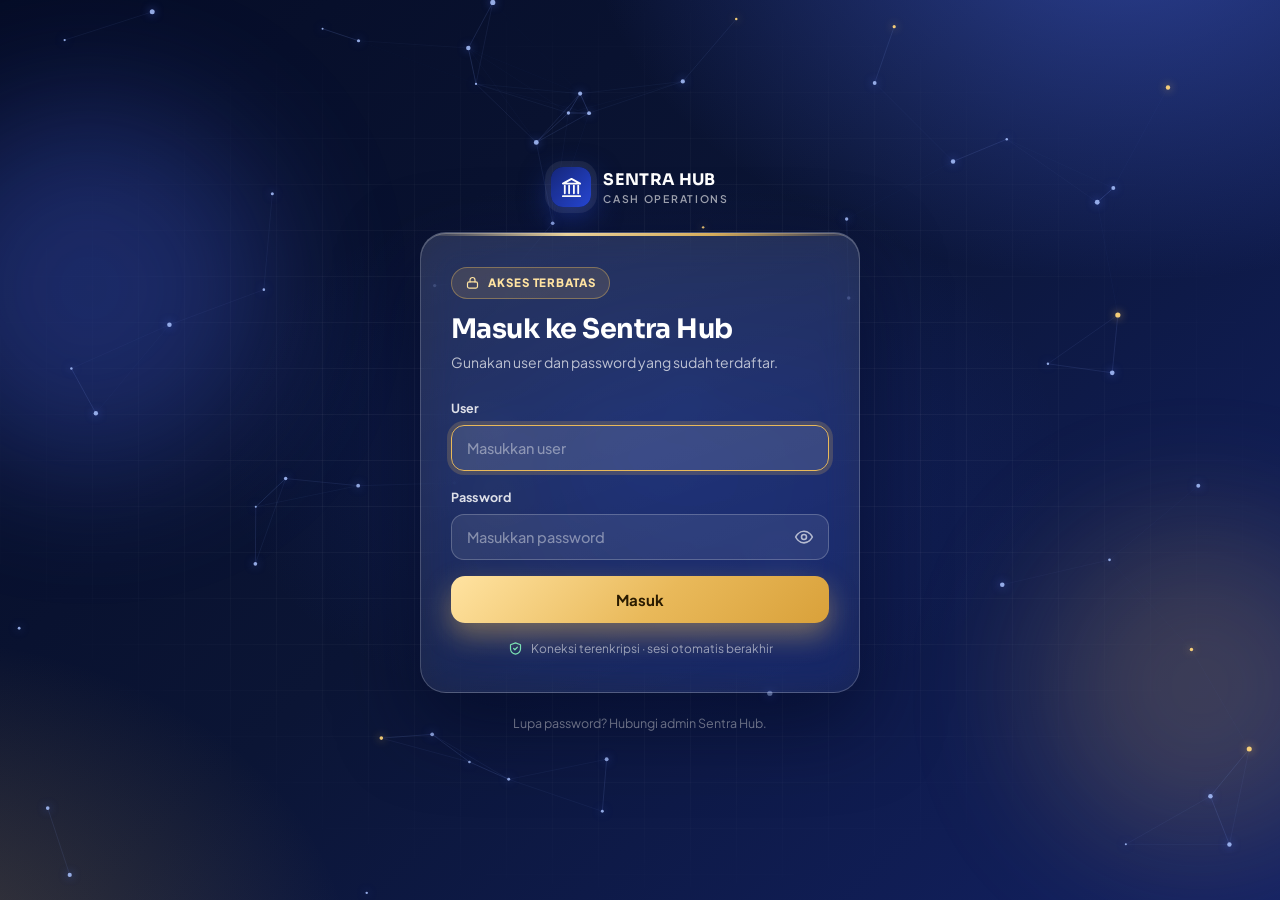
<file: profil-tampil.html>
<!DOCTYPE html>
<html lang="id">
<head>
<meta charset="utf-8">
<meta name="viewport" content="width=device-width,initial-scale=1">
<title>Sentra Hub – Tampilkan Profil COU</title>
<link rel="icon" href="data:image/svg+xml,%3Csvg xmlns='http://www.w3.org/2000/svg' viewBox='0 0 64 64'%3E%3Cdefs%3E%3ClinearGradient id='g' x1='0' y1='0' x2='1' y2='1'%3E%3Cstop offset='0' stop-color='%2316277a'/%3E%3Cstop offset='1' stop-color='%232748d8'/%3E%3C/linearGradient%3E%3C/defs%3E%3Crect width='64' height='64' rx='16' fill='url(%23g)'/%3E%3Ctext x='32' y='43' font-size='34' font-weight='800' text-anchor='middle' fill='%23ffe3a1' font-family='Arial'%3ES%3C/text%3E%3C/svg%3E">
<link rel="preconnect" href="https://fonts.googleapis.com">
<link rel="preconnect" href="https://fonts.gstatic.com" crossorigin>
<link href="https://fonts.googleapis.com/css2?family=Plus+Jakarta+Sans:wght@400;500;600;700;800&family=Sora:wght@600;700&display=swap" rel="stylesheet">
<link rel="stylesheet" href="styles.css">
<style>
.pt-wrap{max-width:980px;margin:0 auto;padding:26px 0 60px}
.pt-head{margin-bottom:22px;display:flex;justify-content:space-between;align-items:flex-end;gap:16px;flex-wrap:wrap}
.pt-pick{padding:22px 24px;display:flex;gap:16px;align-items:flex-end;flex-wrap:wrap}
.pt-pick .field{flex:1 1 320px}
.pt-empty{padding:56px 24px;text-align:center;color:var(--muted);margin-top:18px}
.pt-empty .ring{width:64px;height:64px;border-radius:20px;display:grid;place-items:center;margin:0 auto 14px;background:var(--blue-soft);color:var(--blue);font-size:28px}
.pt-empty b{display:block;color:var(--navy);font:700 17px 'Sora',sans-serif;margin-bottom:4px}
.pt-card{margin-top:18px;overflow:hidden}
.pt-photo{position:relative;background:linear-gradient(135deg,#16277a,var(--blue));min-height:260px;display:grid;place-items:center;color:rgba(255,255,255,.75)}
.pt-photo img{display:block;width:100%;max-height:420px;object-fit:cover}
.pt-photo .none{padding:40px;text-align:center;font-size:14px}
.pt-photo .none .ic{font-size:40px;display:block;margin:0 auto 10px;opacity:.8}
.pt-body{padding:28px}
.pt-title{display:flex;justify-content:space-between;gap:12px;align-items:flex-start;flex-wrap:wrap;margin-bottom:14px}
.pt-title h3{font-family:'Sora',sans-serif;font-size:clamp(22px,3vw,30px);letter-spacing:-.02em;color:var(--navy);line-height:1.2}
.pt-addr{display:flex;gap:12px;align-items:flex-start;padding:14px 16px;border-radius:14px;background:var(--gold-soft);border:1px solid #f0dcae;color:#6f4e0b;font-size:14.5px;font-weight:500}
.pt-addr .ic{font-size:20px;color:var(--gold);margin-top:1px}
.pt-addr.empty{background:#f3f5fb;border-color:var(--line);color:var(--muted)}
.pt-addr.empty .ic{color:var(--muted)}
.pt-sec{margin:24px 0 12px;font:800 11.5px 'Plus Jakarta Sans',sans-serif;letter-spacing:.16em;text-transform:uppercase;color:var(--muted)}
.pt-grid{display:grid;grid-template-columns:repeat(2,1fr);gap:12px}
.pt-grid.g3{grid-template-columns:repeat(3,1fr)}
@media(max-width:640px){.pt-grid.g3{grid-template-columns:1fr}.pt-body{padding:20px}}
.pt-note{margin-top:16px;font-size:12.5px;color:var(--muted)}
.cb{position:relative}
.cb input{padding-left:42px!important}
.cb .cb-ic{position:absolute;left:14px;top:50%;transform:translateY(-50%);color:var(--muted);pointer-events:none;display:flex}
.cb .cb-ic .ic{width:18px;height:18px}
.cb-list{position:absolute;left:0;right:0;top:calc(100% + 6px);z-index:30;max-height:300px;overflow:auto;padding:6px;border-radius:14px;background:#fff;border:1px solid var(--line);box-shadow:var(--sh-lg);display:none}
.cb.open .cb-list{display:block}
.cb-item{display:flex;justify-content:space-between;gap:10px;align-items:center;padding:10px 12px;border-radius:10px;cursor:pointer;font-size:14.5px;font-weight:600;color:var(--ink)}
.cb-item small{color:var(--muted);font-weight:500;font-size:12px}
.cb-item.hl,.cb-item:hover{background:var(--blue-soft);color:var(--blue)}
.cb-none{padding:14px;text-align:center;color:var(--muted);font-size:13.5px}
.cb-item mark{background:var(--gold-soft);color:inherit;border-radius:3px;padding:0 1px}
</style>
<style id="auth-hide">html{visibility:hidden}</style>
</head>
<body>

<nav class="nav">
  <div class="container nav-in">
    <a class="brand" href="index.html#top">
      <div class="brand-mark"><svg class="ic"><use href="#i-bank"/></svg></div>
      <div class="t"><span class="t">SENTRA HUB</span><small>Cash Operations</small></div>
    </a>
    <div class="nav-links">
      <a href="index.html#peta"><svg class="ic"><use href="#i-map"/></svg><span class="lbl">Peta Sentra</span></a>
      <a href="index.html#dashboard"><svg class="ic"><use href="#i-chart"/></svg><span class="lbl">Dashboard</span></a>
      <a href="infocou.html"><svg class="ic"><use href="#i-info"/></svg><span class="lbl">Info COU</span></a>
      <a href="pjpur.html"><svg class="ic"><use href="#i-file"/></svg><span class="lbl">PJPUR</span></a>
      <a href="profil-tampil.html" class="active"><svg class="ic"><use href="#i-building"/></svg><span class="lbl">Profil COU</span></a>
      <div class="nav-dd">
        <button type="button" class="nav-dd-btn" aria-haspopup="true" aria-expanded="false"><svg class="ic"><use href="#i-edit"/></svg><span class="lbl">Edit</span><svg class="ic caret"><use href="#i-chev"/></svg></button>
        <div class="nav-dd-menu" role="menu">
          <a href="edit.html#kelolaan" role="menuitem"><svg class="ic"><use href="#i-bank"/></svg><span class="lbl">Edit Kelolaan</span></a>
          <a href="edit.html#personil" role="menuitem"><svg class="ic"><use href="#i-users"/></svg><span class="lbl">Edit Personil</span></a>
          <a href="edit.html#infrastruktur" role="menuitem"><svg class="ic"><use href="#i-truck"/></svg><span class="lbl">Edit Infrastruktur</span></a>
        </div>
      </div>
      <a href="form.html" class="cta"><svg class="ic"><use href="#i-plus"/></svg><span class="lbl">Input Data</span></a>
      <a href="#" id="btnLogout" title="Keluar"><svg class="ic"><use href="#i-logout"/></svg><span class="lbl">Keluar</span></a>
    </div>
  </div>
</nav>

<main class="container">
  <div class="pt-wrap">
    <div class="pt-head">
      <div>
        <span class="eyebrow"><svg class="ic"><use href="#i-building"/></svg> Profil COU</span>
        <h2 class="title">Tampilkan Profil COU</h2>
        <p class="lead-dark">Cari nama COU (mis. &ldquo;Pontianak&rdquo;) untuk melihat gambar kantor, alamat, kelolaan, pegawai, mobil, mesin hitung, dan mesin sortir.</p>
      </div>
      <div style="display:flex;gap:10px;align-items:center;flex-wrap:wrap">
        <span class="chip" id="status"><span class="dot demo"></span> Memuat…</span>
        <button class="btn btn-sm" id="refresh" type="button"><svg class="ic"><use href="#i-refresh"/></svg> Muat ulang</button>
      </div>
    </div>

    <section class="card pt-pick">
      <div class="field">
        <label for="q">Cari COU</label>
        <div class="cb" id="cb">
          <span class="cb-ic"><svg class="ic"><use href="#i-search"/></svg></span>
          <input id="q" type="text" autocomplete="off" placeholder="Klik lalu ketik nama COU, mis. Pontianak" role="combobox" aria-expanded="false" aria-controls="cbList">
          <div class="cb-list" id="cbList" role="listbox"></div>
        </div>
      </div>
    </section>

    <div id="out"></div>
  </div>
</main>

<script src="api.js"></script>
<script>
(function () {
  "use strict";
  const A = window.SentraAPI, { esc, icon, fmtNum, fmtRasio, rasioInfo } = A, $ = (s) => document.querySelector(s);
  let items = [], curId = "", hl = -1, shown = [];   // items: [{ id, nama, s (agregat sentra / null), p (profil) }]

  const norm = (v) => String(v == null ? "" : v).toLowerCase().replace(/\s+/g, " ").trim();
  const bare = (v) => norm(v).replace(/^(cou|sentra)\s+/, "");
  const dash = (v) => (v == null ? "–" : fmtNum(v));

  function emptyState() {
    $("#out").innerHTML = `<div class="card pt-empty"><div class="ring">${icon("building")}</div><b>Cari COU terlebih dahulu</b>Klik kolom pencarian di atas, lalu ketik atau pilih nama COU.</div>`;
  }
  const metric = (ic, tone, l, v, sub) =>
    `<div class="metric"><span class="m-ico ${tone}">${icon(ic)}</span><div><div class="m-label">${l}</div><div class="m-value">${v}</div>${sub ? `<div class="m-sub">${sub}</div>` : ""}</div></div>`;

  function show(id) {
    const it = items.find((x) => x.id === id);
    if (!it) { curId = ""; return emptyState(); }
    curId = id;
    const s = it.s, p = it.p || {};
    const alamat = String(p.alamat || "").trim();
    const srcs = A.profilImgSources(p);
    const photo = srcs.length
      ? `<img id="ptImg" src="${esc(srcs[0])}" alt="Kantor ${esc(it.nama)}" referrerpolicy="no-referrer">`
      : `<div class="none">${icon("building")}Kolom gambar url belum diisi di sheet ProfilCOU</div>`;
    const meta = s ? `${s.divisi ? `<span class="chip gold">${esc(s.divisi)}</span>` : ""}${s.region ? `<span class="chip blue">Region ${s.region}</span>` : ""}` : "";
    const data = s
      ? `<div class="pt-sec">Ringkasan</div>
          <div class="pt-grid">
            ${metric("cash", "gold", "Jumlah Kelolaan", fmtNum(s.kelolaan), s.banks ? fmtNum(s.banks) + " user / bank" : "")}
            ${metric("users", "violet", "Jumlah Pegawai", fmtNum(s.pegawai), "personil")}
          </div>
          <div class="pt-sec">Infrastruktur</div>
          <div class="pt-grid g3">
            ${metric("truck", "blue", "Mobil CR FLM", fmtNum(s.mobil), "unit")}
            ${metric("calc", "gold", "Mesin Hitung", fmtNum(s.mesinHitung), "unit")}
            ${metric("layers", "teal", "Mesin Sortir", fmtNum(s.mesinSortir), "unit")}
          </div>
          <p class="pt-note">Rasio Pegawai : Kelolaan ${fmtRasio(s.kelolaan, s.pegawai)} · ${esc(rasioInfo(s.kelolaan, s.pegawai).status)}</p>`
      : `<div class="pt-addr empty">${icon("info")}<div>Id_sentra <b>${esc(it.id)}</b> tidak ditemukan di sheet Sentra, jadi data kelolaan, pegawai, dan infrastruktur belum bisa ditampilkan.</div></div>`;
    $("#out").innerHTML = `
      <article class="card pt-card">
        <div class="pt-photo">${photo}</div>
        <div class="pt-body">
          <div class="pt-title"><h3>${esc(it.nama)}</h3><div class="badges">${meta}</div></div>
          <div class="pt-addr${alamat ? "" : " empty"}">${icon("pin")}<div>${alamat ? esc(alamat).replace(/\n/g, "<br>") : "Kolom alamat belum diisi di sheet ProfilCOU."}</div></div>
          ${data}
        </div>
      </article>`;
    const im = $("#ptImg");
    if (im) {
      let n = 0;
      im.addEventListener("error", () => {
        if (++n < srcs.length) { im.src = srcs[n]; return; }
        im.parentElement.innerHTML = `<div class="none">${icon("building")}Gambar tidak dapat dimuat<br><small>Pastikan file di Google Drive dibagikan &ldquo;Anyone with the link&rdquo; dan kolom gambar url berisi link yang benar</small></div>`;
      });
    }
  }

  /* ---------- kolom pencarian ---------- */
  const cb = $("#cb"), q = $("#q"), list = $("#cbList");
  function hi(text, term) {
    const t = esc(text); if (!term) return t;
    const i = norm(text).indexOf(term); if (i < 0) return t;
    return esc(text.slice(0, i)) + "<mark>" + esc(text.slice(i, i + term.length)) + "</mark>" + esc(text.slice(i + term.length));
  }
  function render() {
    const term = norm(q.value), bt = bare(q.value);
    shown = items.filter((x) => !term || norm(x.nama).includes(term) || bare(x.nama).includes(bt) || norm(x.id).includes(term)).slice(0, 60);
    if (hl >= shown.length) hl = shown.length - 1;
    list.innerHTML = shown.length
      ? shown.map((x, i) => `<div class="cb-item${i === hl ? " hl" : ""}" role="option" data-id="${esc(x.id)}"><span>${hi(x.nama, term)}</span><small>${esc(x.id)}</small></div>`).join("")
      : `<div class="cb-none">COU &ldquo;${esc(q.value)}&rdquo; tidak ditemukan</div>`;
  }
  function openList() { cb.classList.add("open"); q.setAttribute("aria-expanded", "true"); render(); }
  function closeList() { cb.classList.remove("open"); q.setAttribute("aria-expanded", "false"); hl = -1; }
  function choose(id) {
    const it = items.find((x) => x.id === id); if (!it) return;
    q.value = it.nama; closeList(); show(id); history.replaceState(null, "", "#" + encodeURIComponent(id));
  }
  q.addEventListener("focus", () => { q.select(); openList(); });
  q.addEventListener("click", openList);
  q.addEventListener("input", () => { hl = 0; openList(); });
  q.addEventListener("keydown", (e) => {
    if (e.key === "ArrowDown") { e.preventDefault(); if (!cb.classList.contains("open")) openList(); hl = Math.min(shown.length - 1, hl + 1); render(); }
    else if (e.key === "ArrowUp") { e.preventDefault(); hl = Math.max(0, hl - 1); render(); }
    else if (e.key === "Enter") { e.preventDefault(); const t = shown[hl >= 0 ? hl : 0]; if (t) choose(t.id); }
    else if (e.key === "Escape") { closeList(); q.blur(); }
    if ((e.key === "ArrowDown" || e.key === "ArrowUp") && list.querySelector(".hl")) list.querySelector(".hl").scrollIntoView({ block: "nearest" });
  });
  list.addEventListener("mousedown", (e) => { const el = e.target.closest(".cb-item"); if (el) { e.preventDefault(); choose(el.dataset.id); } });
  document.addEventListener("mousedown", (e) => { if (!cb.contains(e.target)) { closeList(); if (curId) { const it = items.find((x) => x.id === curId); if (it) q.value = it.nama; } } });

  /* ---------- data: ProfilCOU + relasi per Id_sentra ---------- */
  async function load() {
    const btn = $("#refresh"); btn.disabled = true;
    try {
      const { raw, demo } = await A.loadData();
      const ag = A.aggregate(raw).sentras;
      const byId = new Map(ag.map((s) => [String(s.id).trim().toUpperCase(), s]));
      const byName = new Map(ag.map((s) => [bare(s.nama), s]));
      const rows = A.profilRows(raw);
      // daftar COU mengacu pada sheet ProfilCOU; jika sheet kosong (mis. mode demo) pakai daftar Sentra
      items = (rows.length ? rows : ag.map((s) => ({ id_sentra: s.id, nama_sentra: s.nama, alamat: "", gambar_url: "", gambar_id: "" })))
        .map((r) => {
          const id = String(r.id_sentra).trim().toUpperCase();
          const s = byId.get(id) || (r.nama_sentra ? byName.get(bare(r.nama_sentra)) : null) || null;
          return { id: id || (s ? String(s.id).toUpperCase() : r.nama_sentra), nama: (s && s.nama) || r.nama_sentra || id, s, p: r };
        })
        .sort((a, b) => String(a.nama).localeCompare(String(b.nama), "id"));
      const hh = new Date().toLocaleTimeString("id-ID", { hour: "2-digit", minute: "2-digit" });
      $("#status").innerHTML = demo ? '<span class="dot demo"></span> Mode demo' : '<span class="dot"></span> Live · Google Sheets · ' + hh;
    } catch (e) { A.toast("Gagal memuat data: " + e.message, "error"); $("#status").innerHTML = '<span class="dot demo"></span> Gagal memuat'; }
    btn.disabled = false;
    const want = decodeURIComponent(location.hash.slice(1)) || curId;
    if (want && items.some((x) => x.id === want)) choose(want); else { if (!curId) emptyState(); else show(curId); }
  }
  $("#refresh").addEventListener("click", load);
  emptyState(); load();
})();
</script>
</body>
</html>
</file>
<file: styles.css>
/* =====================================================================
   SENTRA HUB – Light Premium Theme
   Navy • Biru • Emas — kartu putih, bayangan lembut, ikon outline
   ===================================================================== */
:root{
  --bg:#f3f5fb; --surface:#ffffff; --ink:#0e1a3a; --ink2:#3f4b6b; --muted:#7683a1;
  --line:#e3e8f3; --line2:#d2d9ea;
  --navy:#0b1535; --blue:#2748d8; --blue2:#4d6bf0; --blue-soft:#e8edff;
  --gold:#c8962e; --gold2:#e9b95a; --gold-soft:#fcf3dc;
  --teal:#0e9f94; --teal-soft:#dcf5f2; --violet:#6a4ee0; --violet-soft:#ece8ff;
  --danger:#e0364f; --ok:#16a870; --r:20px;
  --sh:0 1px 2px rgba(14,26,58,.04),0 10px 30px rgba(14,26,58,.07);
  --sh-lg:0 24px 70px rgba(11,21,53,.22);
}
*{box-sizing:border-box;margin:0;padding:0}
html{scroll-behavior:smooth;scroll-padding-top:88px}
body{
  font-family:'Plus Jakarta Sans',system-ui,-apple-system,sans-serif;color:var(--ink);background:var(--bg);
  line-height:1.6;-webkit-font-smoothing:antialiased;
  background-image:
    radial-gradient(900px 520px at 100% -6%,rgba(39,72,216,.09),transparent 60%),
    radial-gradient(760px 520px at -6% 38%,rgba(200,150,46,.10),transparent 60%),
    radial-gradient(700px 500px at 70% 108%,rgba(14,159,148,.07),transparent 60%);
  background-attachment:fixed;
}
a{color:inherit;text-decoration:none}
button{font-family:inherit}
.container{width:min(1240px,100% - 40px);margin-inline:auto}
.ic{width:1.15em;height:1.15em;stroke:currentColor;fill:none;stroke-width:1.9;stroke-linecap:round;stroke-linejoin:round;vertical-align:-.2em;flex:none}

/* ---------- NAV ---------- */
.nav{position:sticky;top:0;z-index:1000;backdrop-filter:blur(18px) saturate(1.4);-webkit-backdrop-filter:blur(18px) saturate(1.4);background:rgba(255,255,255,.82);border-bottom:1px solid var(--line)}
.nav-in{display:flex;align-items:center;justify-content:space-between;height:70px;gap:12px}
.brand{display:flex;gap:12px;align-items:center;font-family:'Sora',sans-serif;font-weight:700;letter-spacing:.02em;color:var(--navy)}
.brand-mark{width:40px;height:40px;border-radius:12px;display:grid;place-items:center;color:#fff;font-size:20px;background:linear-gradient(135deg,#16277a,var(--blue));box-shadow:0 8px 20px rgba(39,72,216,.35),inset 0 0 0 1px rgba(255,255,255,.2)}
.brand small{display:block;font-family:'Plus Jakarta Sans';font-weight:600;font-size:10.5px;letter-spacing:.16em;color:var(--muted);text-transform:uppercase;margin-top:-2px}
.nav-links{display:flex;gap:4px;align-items:center}
.nav-links a{display:inline-flex;gap:8px;align-items:center;padding:10px 16px;border-radius:999px;color:var(--ink2);font-size:14px;font-weight:600;transition:.2s}
.nav-links a:hover{color:var(--blue);background:var(--blue-soft)}
.nav-links a.active{color:var(--blue);background:var(--blue-soft)}
.nav-links a.cta{margin-left:8px;color:#fff;font-weight:700;background:linear-gradient(135deg,var(--blue2),#1c36b4);box-shadow:0 8px 20px rgba(39,72,216,.32)}
.nav-links a.cta:hover{filter:brightness(1.08);transform:translateY(-1px)}

/* ---------- HERO ---------- */
.hero{position:relative;overflow:hidden;border-radius:32px;padding:56px 56px 48px;display:grid;grid-template-columns:1.02fr 1fr;gap:24px;align-items:center;color:#fff;
  background:radial-gradient(620px 320px at 92% -4%,rgba(233,185,90,.30),transparent 62%),radial-gradient(500px 300px at 0% 110%,rgba(77,107,240,.45),transparent 60%),linear-gradient(135deg,#0b1535 0%,#16277a 58%,#2748d8 130%);
  box-shadow:var(--sh-lg)}
.hero::before{content:"";position:absolute;inset:0;background-image:radial-gradient(rgba(255,255,255,.10) 1px,transparent 1.2px);background-size:22px 22px;mask-image:linear-gradient(115deg,#000 0%,transparent 55%);-webkit-mask-image:linear-gradient(115deg,#000 0%,transparent 55%);pointer-events:none}
.hero>*{position:relative}
.pill-light{display:inline-flex;gap:8px;align-items:center;padding:7px 14px;border-radius:999px;font-size:12px;font-weight:700;letter-spacing:.06em;color:#ffe3a6;background:rgba(255,255,255,.1);border:1px solid rgba(255,255,255,.2)}
.hero h1{font-family:'Sora',sans-serif;font-weight:700;font-size:clamp(30px,4vw,50px);line-height:1.1;letter-spacing:-.025em;margin:18px 0 16px}
.hl{background:linear-gradient(120deg,#ffe9b5,var(--gold2) 60%,#f6c968);-webkit-background-clip:text;background-clip:text;color:transparent}
.hero .lead{color:rgba(255,255,255,.78);font-size:clamp(15px,1.4vw,17px);max-width:520px}
.hero-actions{display:flex;gap:12px;flex-wrap:wrap;margin-top:28px}
.trust{list-style:none;display:flex;gap:20px;flex-wrap:wrap;margin-top:30px;font-size:13px;color:rgba(255,255,255,.75)}
.trust li{display:flex;gap:8px;align-items:center}
.trust .ic{color:var(--gold2);font-size:17px}
.art-wrap{position:relative}
.art{width:100%;height:auto;display:block;filter:drop-shadow(0 18px 30px rgba(0,0,0,.25))}
.node-ring{transform-box:fill-box;transform-origin:center;animation:ring 2.8s ease-out infinite}
.flow{animation:dash 3.2s linear infinite}
@keyframes ring{0%{transform:scale(.5);opacity:.9}100%{transform:scale(2.6);opacity:0}}
@keyframes dash{to{stroke-dashoffset:-40}}
.float-chip{position:absolute;display:flex;gap:11px;align-items:center;padding:11px 15px;border-radius:16px;background:rgba(255,255,255,.14);border:1px solid rgba(255,255,255,.26);backdrop-filter:blur(12px);-webkit-backdrop-filter:blur(12px);font-size:11.5px;color:rgba(255,255,255,.82);animation:float 5s ease-in-out infinite;box-shadow:0 12px 30px rgba(0,0,0,.18)}
.float-chip b{display:block;font-family:'Sora';font-size:17px;color:#fff;line-height:1.2}
.float-chip .fi{width:36px;height:36px;border-radius:11px;display:grid;place-items:center;font-size:18px;color:#1c1300;background:linear-gradient(135deg,#ffe9b5,var(--gold2))}
.fc1{left:0;top:6%}.fc2{right:2%;top:-2%;animation-delay:-1.6s}.fc3{right:6%;bottom:2%;animation-delay:-3s}
@keyframes float{50%{transform:translateY(-8px)}}
.hero.compact{padding:42px 48px;grid-template-columns:1.2fr .8fr}
.hero.compact h1{font-size:clamp(28px,3.4vw,42px)}
.steps-row{display:flex;gap:10px;flex-wrap:wrap;margin-top:22px}
.step-chip{display:inline-flex;gap:8px;align-items:center;padding:8px 14px;border-radius:999px;font-size:12.5px;font-weight:600;color:#fff;background:rgba(255,255,255,.1);border:1px solid rgba(255,255,255,.2)}
.step-chip .ic{color:var(--gold2)}

/* ---------- SECTION TYPO ---------- */
section.block{padding:84px 0 12px}
.eyebrow{display:inline-flex;align-items:center;gap:8px;text-transform:uppercase;letter-spacing:.18em;font-size:11.5px;color:var(--blue);font-weight:800}
.eyebrow .ic{font-size:15px}
h2.title{font-family:'Sora',sans-serif;font-size:clamp(25px,3vw,38px);letter-spacing:-.025em;line-height:1.15;margin:10px 0 10px;color:var(--navy)}
.lead-dark{color:var(--ink2);font-size:clamp(15px,1.4vw,16.5px);max-width:660px}
.sec-head{display:flex;justify-content:space-between;align-items:flex-end;gap:20px;flex-wrap:wrap;margin-bottom:28px}
.display{font-family:'Sora',sans-serif;font-weight:700;font-size:clamp(30px,4.4vw,50px);line-height:1.1;letter-spacing:-.025em;color:var(--navy)}

/* ---------- PRIMITIVES ---------- */
.card{background:var(--surface);border:1px solid var(--line);border-radius:var(--r);box-shadow:var(--sh)}
.grid{display:grid;gap:18px}
.g2{grid-template-columns:repeat(2,minmax(0,1fr))}
.g3{grid-template-columns:repeat(3,minmax(0,1fr))}
.g4{grid-template-columns:repeat(4,minmax(0,1fr))}
.btn{display:inline-flex;align-items:center;justify-content:center;gap:9px;padding:13px 22px;border-radius:14px;border:1px solid var(--line2);background:#fff;color:var(--ink);font-weight:700;font-size:14px;cursor:pointer;transition:.2s}
.btn:hover{border-color:var(--blue);color:var(--blue);transform:translateY(-1px)}
.btn:disabled{opacity:.55;cursor:not-allowed;transform:none}
.btn-gold{border:none;color:#2a1b00;background:linear-gradient(135deg,#ffe3a1,var(--gold2) 55%,#d9a13a);box-shadow:0 12px 28px rgba(233,185,90,.45)}
.btn-gold:hover{color:#2a1b00;filter:brightness(1.05);transform:translateY(-2px)}
.btn-blue{border:none;color:#fff;background:linear-gradient(135deg,var(--blue2),#1c36b4);box-shadow:0 12px 28px rgba(39,72,216,.32)}
.btn-blue:hover{color:#fff;filter:brightness(1.08);transform:translateY(-2px)}
.btn-ghost-w{color:#fff;background:rgba(255,255,255,.1);border:1px solid rgba(255,255,255,.3)}
.btn-ghost-w:hover{color:#fff;background:rgba(255,255,255,.2);border-color:#fff}
.btn-sm{padding:9px 15px;font-size:13px;border-radius:11px}
.chip{display:inline-flex;align-items:center;gap:6px;padding:5px 12px;border-radius:999px;font-size:12px;font-weight:700;background:#f0f3fa;color:var(--ink2);border:1px solid var(--line)}
.chip.gold{background:var(--gold-soft);color:#8f650f;border-color:#f0dcae}
.chip.teal{background:var(--teal-soft);color:#0a7c73;border-color:#b6e8e3}
.chip.blue{background:var(--blue-soft);color:var(--blue);border-color:#cdd8ff}
.dot{width:8px;height:8px;border-radius:50%;background:var(--ok);box-shadow:0 0 0 3px rgba(22,168,112,.2)}
.dot.demo{background:var(--gold2);box-shadow:0 0 0 3px rgba(233,185,90,.3)}
.ico{flex:none;width:44px;height:44px;border-radius:14px;display:grid;place-items:center;font-size:21px}
.ico.blue,.m-ico.blue{background:var(--blue-soft);color:var(--blue)}
.ico.gold,.m-ico.gold{background:var(--gold-soft);color:#a8760f}
.ico.teal,.m-ico.teal{background:var(--teal-soft);color:#0a8a80}
.ico.violet,.m-ico.violet{background:var(--violet-soft);color:var(--violet)}

/* ---------- MAP ---------- */
.map-shell{display:grid;grid-template-columns:minmax(0,1fr) 420px;gap:20px}
#map{height:680px;border-radius:var(--r);border:1px solid var(--line);box-shadow:var(--sh);overflow:hidden;z-index:1}
.leaflet-container{background:#e9edf5;font-family:inherit}
.soft-tiles{filter:saturate(.55) contrast(.95) brightness(1.03)}
.leaflet-control-zoom{border:none!important;box-shadow:var(--sh)!important;border-radius:12px!important;overflow:hidden}
.leaflet-control-zoom a{background:#fff!important;color:var(--navy)!important;border-color:var(--line)!important}
.leaflet-control-attribution{background:rgba(255,255,255,.8)!important;color:var(--muted)!important}
.leaflet-tooltip{background:var(--navy);border:none;color:#fff;border-radius:10px;font-weight:600;padding:7px 11px;box-shadow:0 10px 28px rgba(11,21,53,.35)}
.leaflet-tooltip-top:before{border-top-color:var(--navy)}
.pin-wrap{background:none!important;border:none!important}
.pin{position:relative;display:grid;place-items:center;width:100%;height:100%;border-radius:50%;color:#2a1b00;font-weight:800;font-size:13px;cursor:pointer;border:3px solid #fff;
  background:linear-gradient(145deg,#ffe3a1,var(--gold));box-shadow:0 8px 20px rgba(11,21,53,.35),0 0 0 5px rgba(200,150,46,.22);transition:transform .2s}
.pin::after{content:"";position:absolute;inset:-7px;border-radius:50%;border:2px solid rgba(200,150,46,.55);animation:pulse 2.4s infinite;pointer-events:none}
.pin:hover{transform:scale(1.12)}
.pin.active{color:#fff;background:linear-gradient(145deg,var(--blue2),#1c36b4);box-shadow:0 8px 22px rgba(39,72,216,.5),0 0 0 6px rgba(39,72,216,.2)}
.pin.active::after{border-color:rgba(39,72,216,.55)}
@keyframes pulse{0%{transform:scale(.92);opacity:.9}100%{transform:scale(1.7);opacity:0}}
.panel{height:680px;overflow:auto;padding:22px;scrollbar-width:thin;scrollbar-color:var(--line2) transparent}
.panel-empty{height:100%;display:grid;place-content:center;text-align:center;color:var(--muted);gap:16px;padding:24px}
.panel-empty .ring{width:92px;height:92px;margin:0 auto;border-radius:50%;display:grid;place-items:center;font-size:38px;color:var(--blue);background:radial-gradient(circle,var(--blue-soft),#fff);border:1px dashed #b7c4f5;animation:float 3.4s ease-in-out infinite}
.panel-empty b{color:var(--navy);font-size:17px;font-family:'Sora'}
.city-head{display:flex;justify-content:space-between;align-items:center;gap:10px;margin-bottom:16px}
.city-head h3{font-family:'Sora',sans-serif;font-size:23px;letter-spacing:-.02em;color:var(--navy);display:flex;gap:10px;align-items:center}
.city-head h3 .ic{color:var(--gold);font-size:22px}
.city-sum{display:grid;grid-template-columns:repeat(3,1fr);gap:8px;margin-bottom:16px}
.city-sum div{padding:11px 12px;border-radius:14px;background:var(--gold-soft);border:1px solid #f0dcae;font-size:11.5px;color:#8f650f}
.city-sum b{display:block;font-size:15px;color:var(--navy);font-family:'Sora'}
.scard{padding:18px;border-radius:18px;background:linear-gradient(180deg,#fff,#f9fafe);border:1px solid var(--line);margin-bottom:14px;box-shadow:0 1px 2px rgba(14,26,58,.03)}
.scard-head{display:flex;justify-content:space-between;gap:10px;align-items:flex-start;margin-bottom:14px;flex-wrap:wrap}
.scard-head h4{font-family:'Sora',sans-serif;font-size:16px;line-height:1.3;color:var(--navy)}
.badges{display:flex;gap:6px;flex-wrap:wrap}
.mgrid{display:grid;grid-template-columns:1fr 1fr;gap:10px}
.metric{display:flex;gap:11px;align-items:center;padding:12px;border-radius:14px;background:#fff;border:1px solid var(--line)}
.m-ico{flex:none;width:36px;height:36px;border-radius:11px;display:grid;place-items:center;font-size:17px}
.m-label{font-size:11px;color:var(--muted);font-weight:600;line-height:1.25}
.m-value{font-family:'Sora',sans-serif;font-weight:700;font-size:17px;margin-top:2px;letter-spacing:-.01em;color:var(--navy)}
.m-sub{font-size:10.5px;color:var(--muted)}
.infra{margin-top:12px;padding:14px;border-radius:15px;background:linear-gradient(135deg,#eefaf8,#f2f5ff);border:1px solid #cdeee9}
.infra-title{font-size:11px;font-weight:800;letter-spacing:.14em;text-transform:uppercase;color:#0a7c73;margin-bottom:10px;display:flex;gap:7px;align-items:center}
.infra-row{display:grid;grid-template-columns:repeat(3,1fr);gap:8px;text-align:center}
.infra-row>div{padding:10px 4px;border-radius:12px;background:#fff;border:1px solid #dff1ee}
.infra-row .ic{font-size:19px;color:var(--teal);display:block;margin:0 auto 4px}
.infra-row b{display:block;font-family:'Sora';font-size:19px;color:var(--navy)}
.infra-row span{font-size:10.5px;color:var(--muted);line-height:1.2;display:block}
.banks{display:flex;flex-wrap:wrap;gap:6px;margin-top:12px}
.note{font-size:12.5px;color:var(--muted);margin-top:12px}

/* ---------- KPI ---------- */
.kpi{padding:24px;position:relative;overflow:hidden;transition:.25s}
.kpi:hover{transform:translateY(-3px);box-shadow:0 18px 44px rgba(14,26,58,.12)}
.kpi-top{display:flex;justify-content:space-between;align-items:flex-start;gap:10px}
.kpi .k-label{font-size:13px;color:var(--ink2);font-weight:600;max-width:70%}
.kpi .k-value{font-family:'Sora',sans-serif;font-weight:700;font-size:clamp(26px,3vw,36px);letter-spacing:-.025em;margin:16px 0 4px;line-height:1.1;color:var(--navy)}
.kpi .k-sub{font-size:12.5px;color:var(--muted)}
.kpi.big{grid-column:span 2}
.kpi.wide{grid-column:span 2}
.kpi.big .k-value{font-size:clamp(32px,4vw,48px)}
.kpi.dark{background:radial-gradient(400px 200px at 100% 0%,rgba(233,185,90,.32),transparent 60%),linear-gradient(135deg,#0b1535,#1a2f86);border:none;color:#fff}
.kpi.dark .k-label,.kpi.dark .k-sub{color:rgba(255,255,255,.72)}
.kpi.dark .k-value{color:#fff}
.kpi.dark .ico{background:rgba(255,255,255,.14);color:#ffe3a1}
.kpi.blue{background:radial-gradient(400px 200px at 100% 0%,rgba(255,255,255,.22),transparent 60%),linear-gradient(135deg,#2748d8,#4d6bf0);border:none;color:#fff}
.kpi.blue .k-label,.kpi.blue .k-sub{color:rgba(255,255,255,.8)}
.kpi.blue .k-value{color:#fff}
.kpi.blue .ico{background:rgba(255,255,255,.18);color:#fff}
.insights{display:grid;grid-template-columns:repeat(3,minmax(0,1fr));gap:14px;margin-top:18px}
.insight{display:flex;gap:14px;align-items:center;padding:16px 18px;border-radius:18px;background:#fff;border:1px solid var(--line);box-shadow:var(--sh)}
.insight small{display:block;font-size:11.5px;color:var(--muted);font-weight:600}
.insight b{font-family:'Sora';font-size:14.5px;color:var(--navy);line-height:1.3;display:block}
.chart-card{padding:24px}
.chart-head{display:flex;gap:14px;align-items:center;margin-bottom:16px}
.chart-head h3{font-family:'Sora',sans-serif;font-size:18px;letter-spacing:-.01em;color:var(--navy)}
.chart-head p{font-size:12.5px;color:var(--muted)}
.chart-box{position:relative;height:320px}

/* ---------- FORM ---------- */
.form-hero-wrap{padding-top:26px}
.fsec{padding:28px;margin-top:20px}
.fsec-head{display:flex;gap:16px;align-items:center;margin-bottom:24px}
.fsec-head .ico{width:50px;height:50px;font-size:24px;border-radius:16px}
.fsec-head small{display:block;font-size:11px;font-weight:800;letter-spacing:.14em;text-transform:uppercase;color:var(--muted)}
.fsec-head h2{font-family:'Sora',sans-serif;font-size:20px;letter-spacing:-.015em;color:var(--navy);line-height:1.25}
.fsec-head p{font-size:13px;color:var(--muted)}
.fsec-head .grow{flex:1}
.field{display:flex;flex-direction:column;gap:7px}
.field.full{grid-column:1/-1}
.field label{font-size:12.5px;font-weight:700;color:var(--ink2);letter-spacing:.01em}
.field label i{color:var(--danger);font-style:normal}
.field input,.field select{width:100%;padding:13px 15px;border-radius:13px;background:#fff;border:1px solid var(--line2);color:var(--ink);font:500 14.5px 'Plus Jakarta Sans',sans-serif;outline:none;transition:.2s;appearance:none;-webkit-appearance:none}
.field select{background-image:url("data:image/svg+xml,%3Csvg xmlns='http://www.w3.org/2000/svg' width='12' height='8' fill='none' stroke='%237683a1' stroke-width='2'%3E%3Cpath d='M1 1l5 5 5-5'/%3E%3C/svg%3E");background-repeat:no-repeat;background-position:right 15px center;padding-right:40px}
.field input::placeholder{color:#a3adc6}
.field input:hover,.field select:hover{border-color:#b4c0e0}
.field input:focus,.field select:focus{border-color:var(--blue);box-shadow:0 0 0 4px rgba(39,72,216,.13)}
.field.err input,.field.err select{border-color:var(--danger);box-shadow:0 0 0 4px rgba(224,54,79,.12)}
.hint{font-size:11.5px;color:var(--muted);min-height:16px}
.krow{display:grid;grid-template-columns:1.3fr 1fr 1.2fr 46px;gap:12px;align-items:start;padding:16px;border-radius:16px;background:#f8f9fd;border:1px solid var(--line);margin-bottom:12px;animation:rowin .3s ease}
@keyframes rowin{from{opacity:0;transform:translateY(8px)}}
.krow .field label{font-size:11.5px}
.icon-btn{width:46px;height:47px;margin-top:22px;border-radius:13px;border:1px solid var(--line2);background:#fff;color:var(--muted);cursor:pointer;font-size:18px;display:grid;place-items:center;transition:.2s}
.icon-btn:hover{color:var(--danger);border-color:var(--danger);background:#fff1f3}
.total-pill{display:flex;justify-content:space-between;align-items:center;gap:12px;padding:16px 20px;border-radius:16px;background:linear-gradient(135deg,var(--gold-soft),#fff8e8);border:1px solid #f0dcae;margin-top:18px;font-weight:600;color:var(--ink2)}
.total-pill b{font-family:'Sora';font-size:22px;color:#8f650f}
.submit-bar{position:sticky;bottom:16px;z-index:20;margin:24px 0 60px;padding:14px 20px;border-radius:20px;display:flex;justify-content:space-between;align-items:center;gap:14px;flex-wrap:wrap;background:rgba(255,255,255,.92);border:1px solid var(--line);backdrop-filter:blur(16px);-webkit-backdrop-filter:blur(16px);box-shadow:0 20px 50px rgba(14,26,58,.18)}
.submit-bar .sum{display:flex;gap:26px;flex-wrap:wrap;font-size:12px;color:var(--muted);font-weight:600}
.submit-bar .sum b{display:block;font-family:'Sora';font-size:17px;color:var(--navy)}

/* ---------- TOAST / FOOTER / REVEAL ---------- */
.toast-wrap{position:fixed;right:20px;bottom:20px;z-index:3000;display:flex;flex-direction:column;gap:10px}
.toast{max-width:380px;padding:15px 18px;border-radius:14px;background:var(--navy);color:#fff;border-left:4px solid var(--gold2);box-shadow:0 20px 44px rgba(11,21,53,.35);font-size:14px;font-weight:600;animation:tin .3s ease}
.toast.ok{border-left-color:#3fd69b}
.toast.error{border-left-color:#ff6b81}
@keyframes tin{from{opacity:0;transform:translateY(12px)}}
footer{margin-top:84px;background:var(--navy);color:rgba(255,255,255,.7);font-size:13px}
.foot-top{display:flex;justify-content:space-between;gap:24px;flex-wrap:wrap;padding:44px 0 28px}
.foot-top .brand{color:#fff}
.foot-top p{max-width:340px;margin-top:12px;color:rgba(255,255,255,.6)}
.foot-links{display:flex;gap:26px;flex-wrap:wrap;align-items:flex-start}
.foot-links a{display:inline-flex;gap:8px;align-items:center;font-weight:600;color:rgba(255,255,255,.8)}
.foot-links a:hover{color:var(--gold2)}
.foot-bot{border-top:1px solid rgba(255,255,255,.1);padding:18px 0 26px;display:flex;justify-content:space-between;gap:12px;flex-wrap:wrap;color:rgba(255,255,255,.5)}
.reveal{opacity:0;transform:translateY(22px);transition:opacity .7s ease,transform .7s ease}
.reveal.in{opacity:1;transform:none}

/* ---------- RESPONSIVE ---------- */
@media(max-width:1020px){
  .hero,.hero.compact{grid-template-columns:1fr;padding:40px 30px}
  .art-wrap{max-width:560px;margin:10px auto 0}
  .map-shell{grid-template-columns:1fr}
  #map{height:520px}
  .panel{height:auto;max-height:660px}
  .g4{grid-template-columns:repeat(2,minmax(0,1fr))}
  .g3{grid-template-columns:repeat(2,minmax(0,1fr))}
  .insights{grid-template-columns:1fr}
}
@media(max-width:720px){
  .g2,.g3{grid-template-columns:1fr}
  .kpi.big{grid-column:span 2}
  .brand small,.brand .t{display:none}
  .nav-links a{padding:9px 12px;font-size:13px}
  .nav-links a .lbl{display:none}
  .nav-links a.cta .lbl{display:inline}
  .krow{grid-template-columns:1fr 1fr}
  .icon-btn{margin-top:0;width:100%;height:44px}
  section.block{padding-top:56px}
  .fsec{padding:20px}
  .hero{padding:32px 22px;border-radius:26px}
  .float-chip{display:none}
}
@media(max-width:480px){
  .g4{grid-template-columns:1fr}
  .kpi.big,.kpi.wide{grid-column:span 1}
  .kpi{padding:20px}
  .mgrid{grid-template-columns:1fr}
  .city-sum{grid-template-columns:1fr}
}
@media(prefers-reduced-motion:reduce){*{animation:none!important;transition:none!important}}


/* ---------- NAV DROPDOWN "EDIT" ---------- */
.nav-dd{position:relative}
.nav-dd-btn{display:inline-flex;gap:8px;align-items:center;padding:10px 16px;border-radius:999px;border:none;background:transparent;color:var(--ink2);font:600 14px 'Plus Jakarta Sans',sans-serif;cursor:pointer;transition:.2s}
.nav-dd-btn:hover,.nav-dd.open .nav-dd-btn,.nav-dd.active .nav-dd-btn{color:var(--blue);background:var(--blue-soft)}
.nav-dd-btn .caret{font-size:12px;transition:transform .2s}
.nav-dd.open .caret{transform:rotate(180deg)}
.nav-dd-menu{position:absolute;right:0;top:calc(100% + 10px);min-width:220px;padding:8px;border-radius:16px;background:#fff;border:1px solid var(--line);box-shadow:var(--sh-lg);display:none;flex-direction:column;gap:2px;z-index:1100}
.nav-dd.open .nav-dd-menu{display:flex}
.nav-dd-menu a{border-radius:11px!important;padding:10px 14px!important;white-space:nowrap}
.nav-dd-menu a.active{color:var(--blue);background:var(--blue-soft)}
.nav-dd-menu a .lbl{display:inline!important}

/* ---------- HALAMAN EDIT ---------- */
.edit-head{display:flex;justify-content:space-between;align-items:flex-end;gap:18px;flex-wrap:wrap;margin:34px 0 20px}
.edit-tabs{display:flex;gap:8px;flex-wrap:wrap;margin-bottom:18px}
.edit-tabs a{display:inline-flex;gap:8px;align-items:center;padding:10px 18px;border-radius:999px;font-size:13.5px;font-weight:700;color:var(--ink2);background:#fff;border:1px solid var(--line2);transition:.2s}
.edit-tabs a:hover{color:var(--blue);border-color:var(--blue)}
.edit-tabs a.active{color:#fff;border-color:transparent;background:linear-gradient(135deg,var(--blue2),#1c36b4);box-shadow:0 8px 20px rgba(39,72,216,.28)}
.toolbar{display:flex;gap:12px;flex-wrap:wrap;align-items:center;justify-content:space-between;margin-bottom:14px}
.search{position:relative;flex:1;min-width:220px;max-width:380px}
.search .ic{position:absolute;left:14px;top:50%;transform:translateY(-50%);color:var(--muted);font-size:16px}
.search input{width:100%;padding:12px 15px 12px 40px;border-radius:13px;background:#fff;border:1px solid var(--line2);font:500 14px 'Plus Jakarta Sans',sans-serif;outline:none;transition:.2s}
.search input:focus{border-color:var(--blue);box-shadow:0 0 0 4px rgba(39,72,216,.13)}
.tbl-card{padding:0;overflow:hidden}
.tbl-wrap{overflow:auto;max-height:70vh}
table.dt{width:100%;border-collapse:collapse;font-size:13.5px}
table.dt th{position:sticky;top:0;z-index:1;text-align:left;padding:14px 16px;background:#f6f8fd;color:var(--ink2);font-size:11.5px;font-weight:800;letter-spacing:.08em;text-transform:uppercase;border-bottom:1px solid var(--line);white-space:nowrap}
table.dt td{padding:13px 16px;border-bottom:1px solid var(--line);vertical-align:middle}
table.dt tr:last-child td{border-bottom:none}
table.dt tbody tr:hover{background:#fafbff}
table.dt td.num,table.dt th.num{text-align:right;font-variant-numeric:tabular-nums}
table.dt td b{color:var(--navy)}
.td-act{white-space:nowrap;text-align:right}
.btn-edit{display:inline-flex;gap:6px;align-items:center;padding:8px 14px;border-radius:10px;border:1px solid #cdd8ff;background:var(--blue-soft);color:var(--blue);font:700 12.5px 'Plus Jakarta Sans',sans-serif;cursor:pointer;transition:.2s}
.btn-edit:hover{background:var(--blue);color:#fff}
.btn-del{display:inline-flex;gap:6px;align-items:center;padding:8px 12px;margin-left:6px;border-radius:10px;border:1px solid #f6c9d0;background:#fff1f3;color:var(--danger);font:700 12.5px 'Plus Jakarta Sans',sans-serif;cursor:pointer;transition:.2s}
.btn-del:hover{background:var(--danger);color:#fff}
.btn-edit:disabled,.btn-del:disabled{opacity:.45;cursor:not-allowed}
.empty-row{text-align:center;color:var(--muted);padding:36px 16px!important}
.mini-chips{display:flex;gap:5px;flex-wrap:wrap}
.mini-chips .chip{padding:3px 9px;font-size:11px}
.soon{padding:44px 24px;text-align:center;color:var(--muted)}
.soon b{display:block;font-family:'Sora',sans-serif;font-size:18px;color:var(--navy);margin:10px 0 4px}

/* modal */
.modal-bg{position:fixed;inset:0;z-index:2000;display:none;align-items:center;justify-content:center;padding:18px;background:rgba(11,21,53,.55);backdrop-filter:blur(4px)}
.modal-bg.open{display:flex}
.modal{width:100%;max-width:640px;max-height:92vh;display:flex;flex-direction:column;background:#fff;border-radius:22px;box-shadow:var(--sh-lg);animation:rowin .25s ease}
.modal-h{display:flex;justify-content:space-between;align-items:flex-start;gap:12px;padding:22px 24px 14px;border-bottom:1px solid var(--line)}
.modal-h small{display:block;font-size:11px;font-weight:800;letter-spacing:.14em;text-transform:uppercase;color:var(--muted)}
.modal-h h3{font-family:'Sora',sans-serif;font-size:20px;color:var(--navy);letter-spacing:-.015em}
.modal-b{padding:18px 24px;overflow:auto}
.modal-f{display:flex;justify-content:space-between;align-items:center;gap:12px;flex-wrap:wrap;padding:16px 24px;border-top:1px solid var(--line);background:#fafbff;border-radius:0 0 22px 22px}
.mrow{display:grid;grid-template-columns:1.4fr 1fr 46px;gap:10px;align-items:start;margin-bottom:10px}
.mrow .field label{font-size:11.5px}
.mrow .icon-btn{margin-top:22px}
.mrow .hint{margin-top:2px}
@media(max-width:560px){.mrow{grid-template-columns:1fr 1fr 46px}}


/* jumlah COU / Remote pada kartu Jumlah Sentra */
.kantor-split{display:flex;flex-wrap:wrap;gap:8px;margin-top:12px}
.kantor-pill{display:inline-flex;align-items:center;gap:6px;padding:5px 12px;border-radius:999px;font-size:12.5px;font-weight:600;background:rgba(14,159,148,.12);color:#0e9f94}
.kantor-pill b{font-size:15px;font-weight:800}
.kantor-pill.remote{background:rgba(124,92,255,.12);color:#6d4de6}
.kantor-pill.lain{background:rgba(120,130,150,.15);color:#5b6475}
</file>
